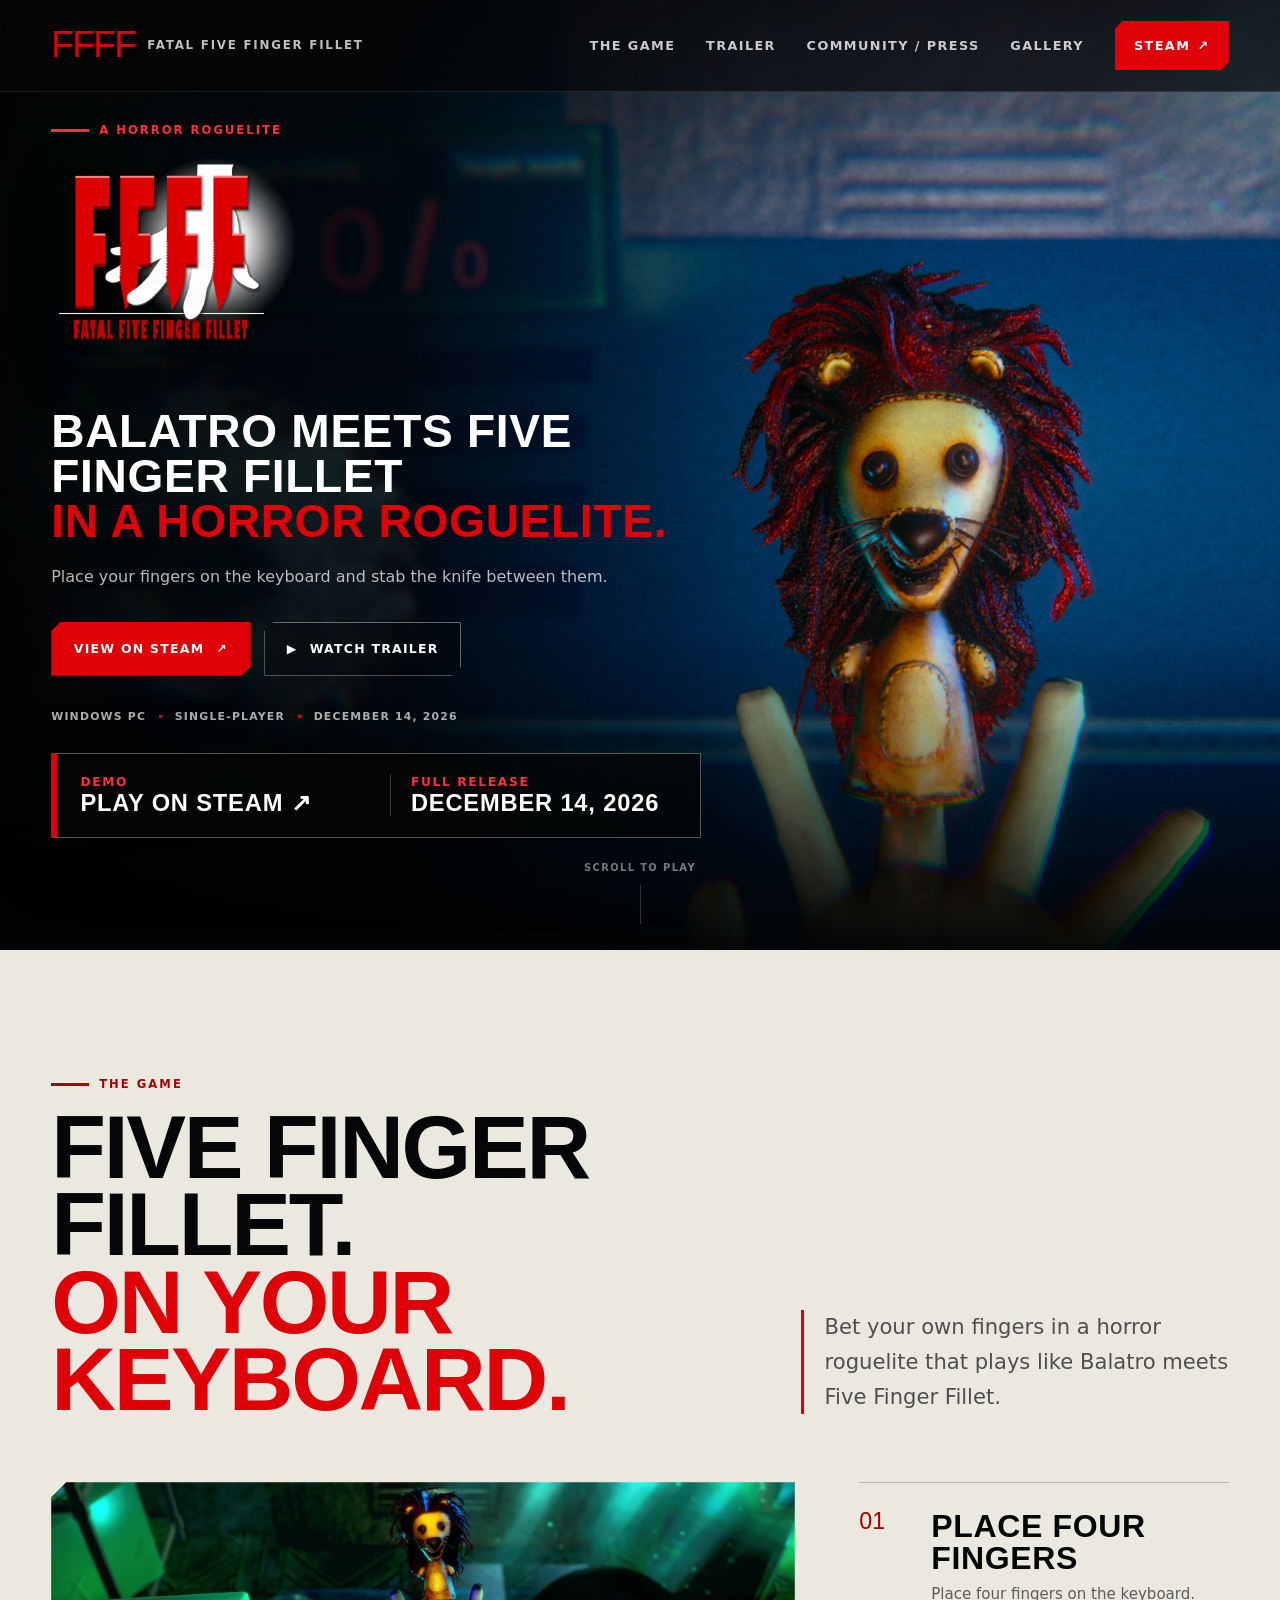
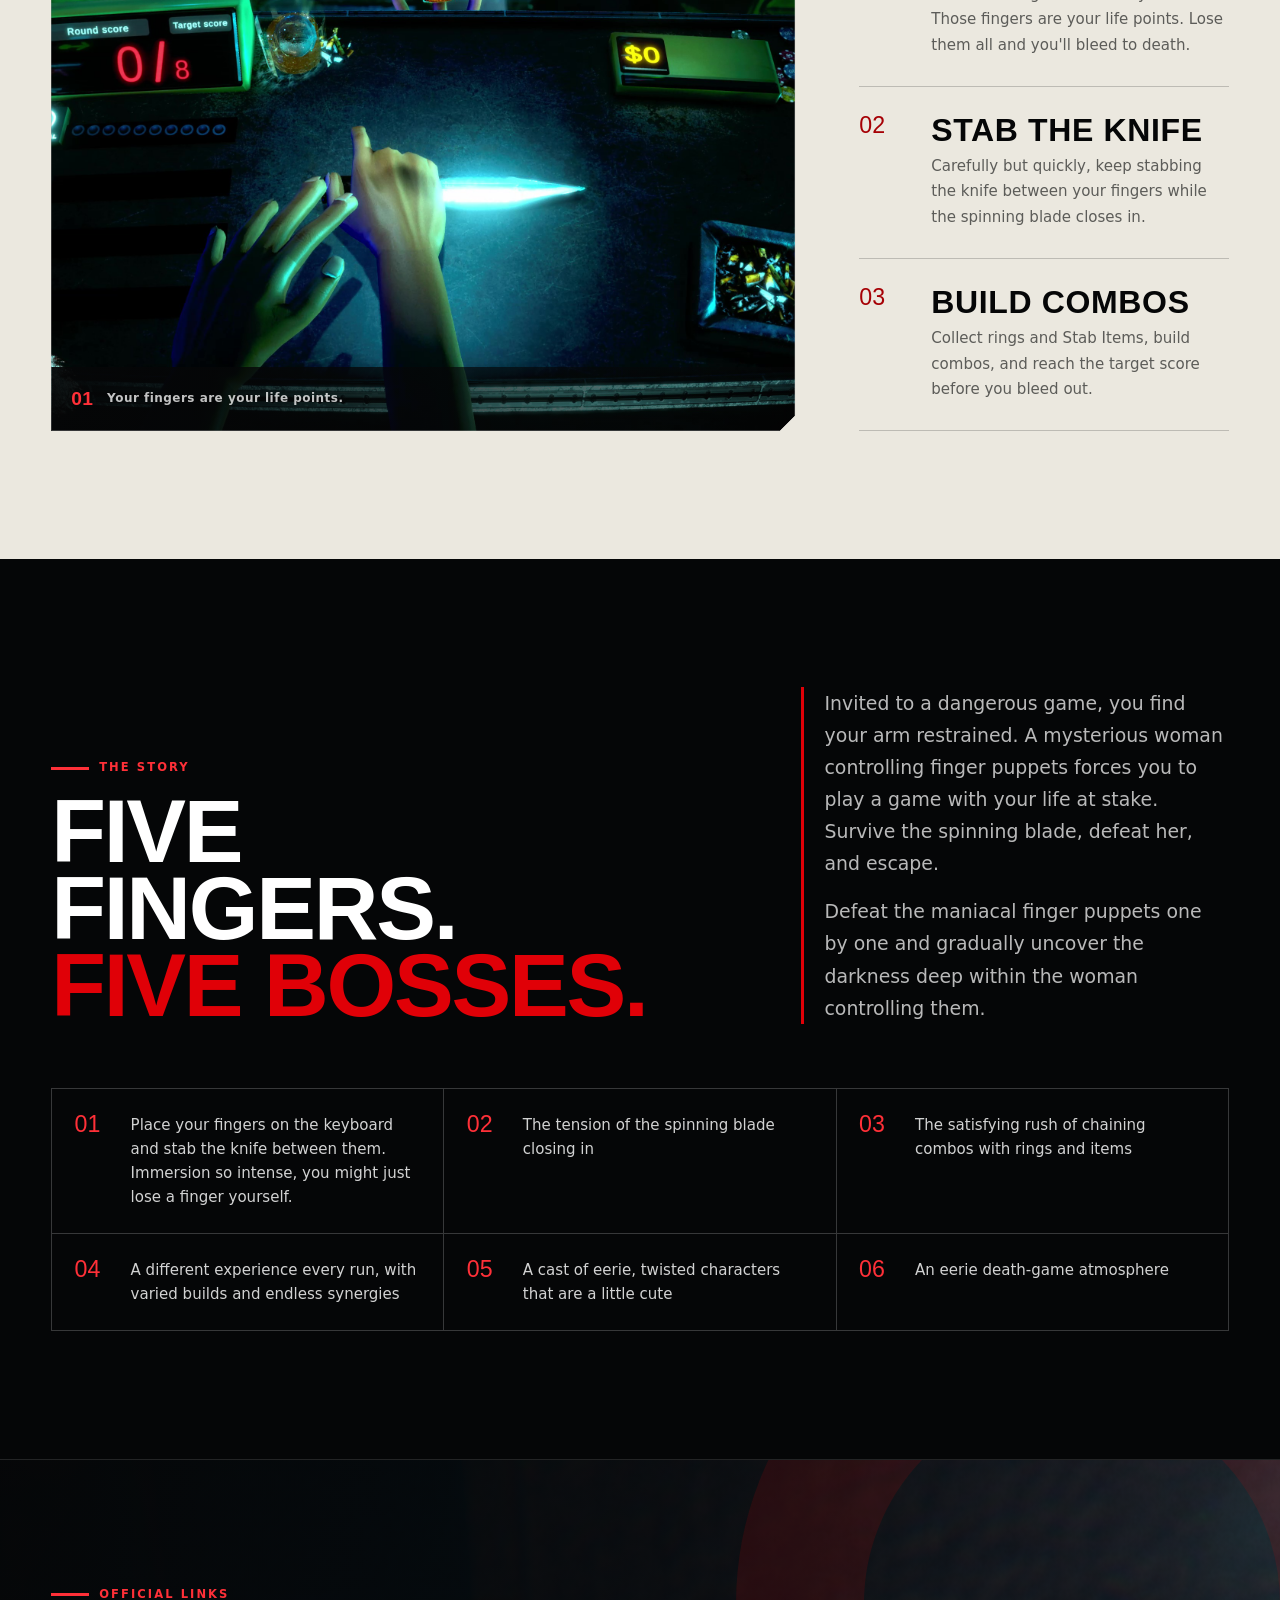
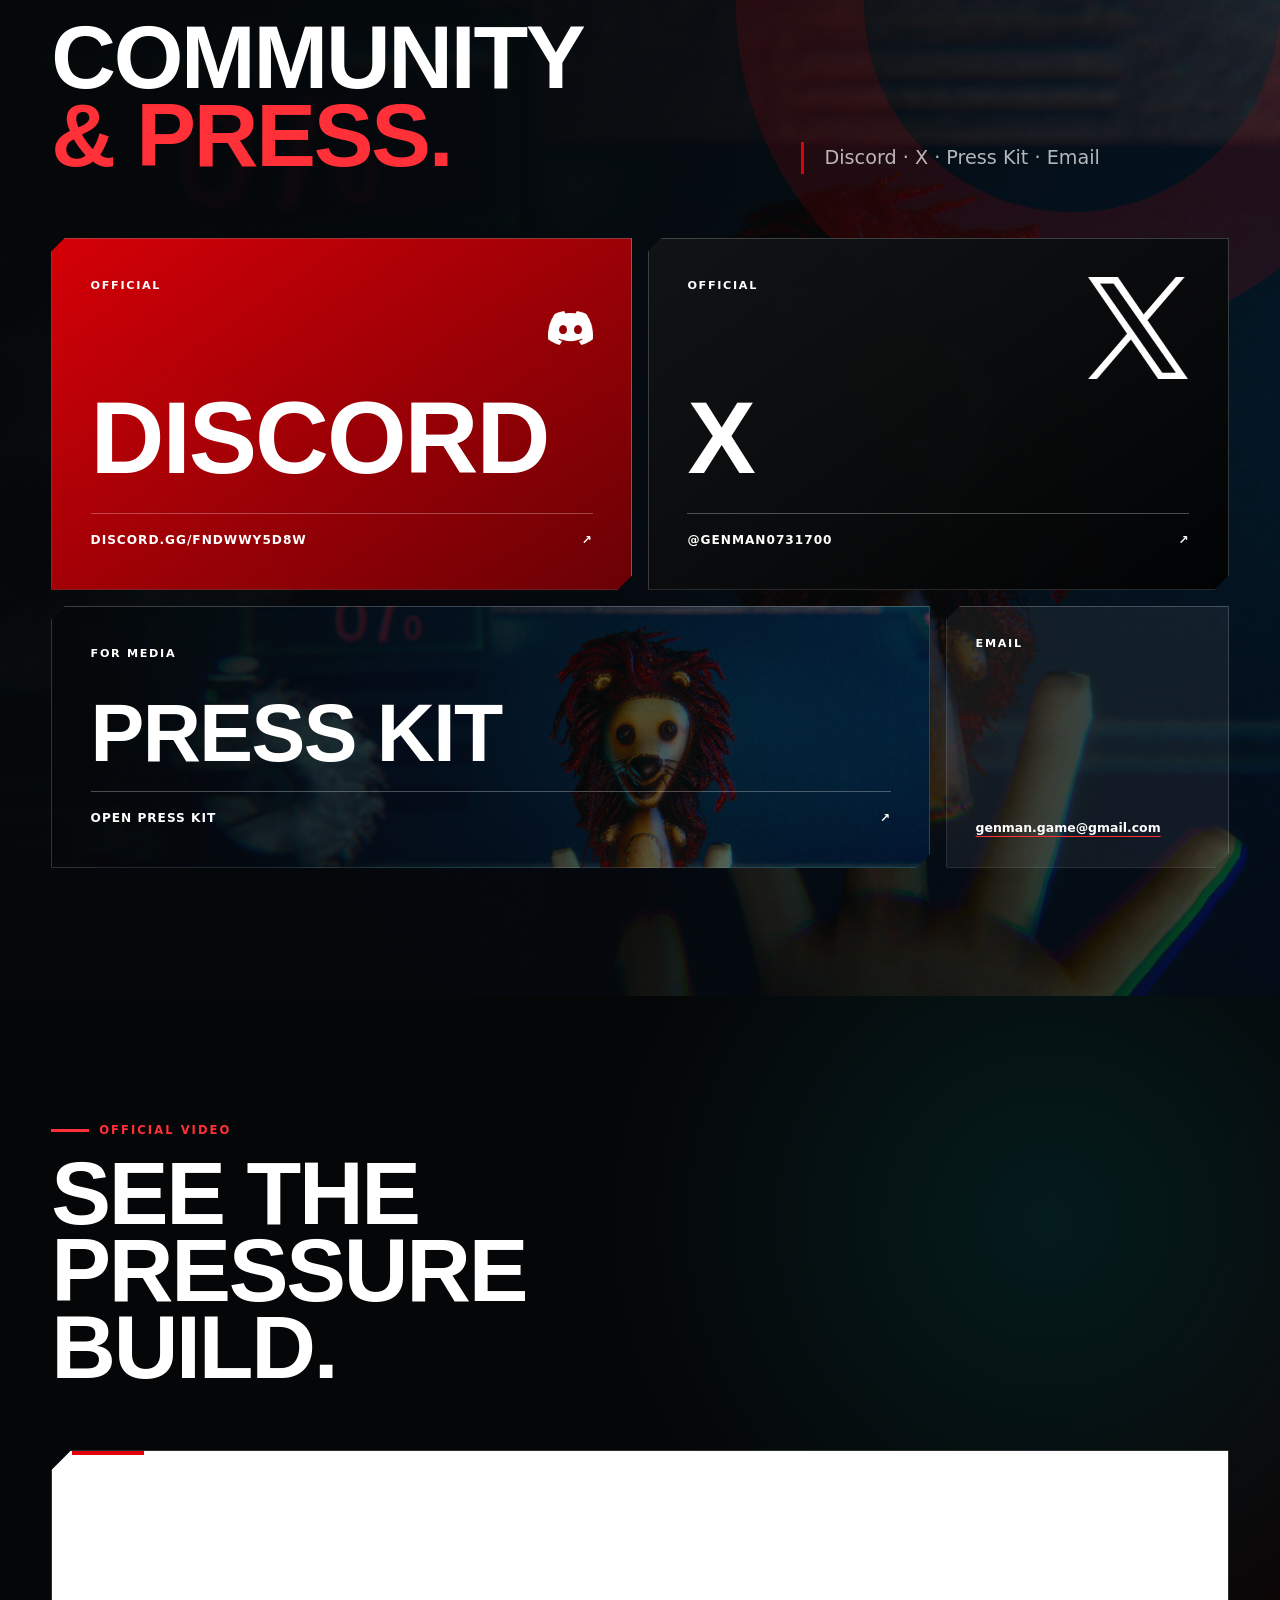
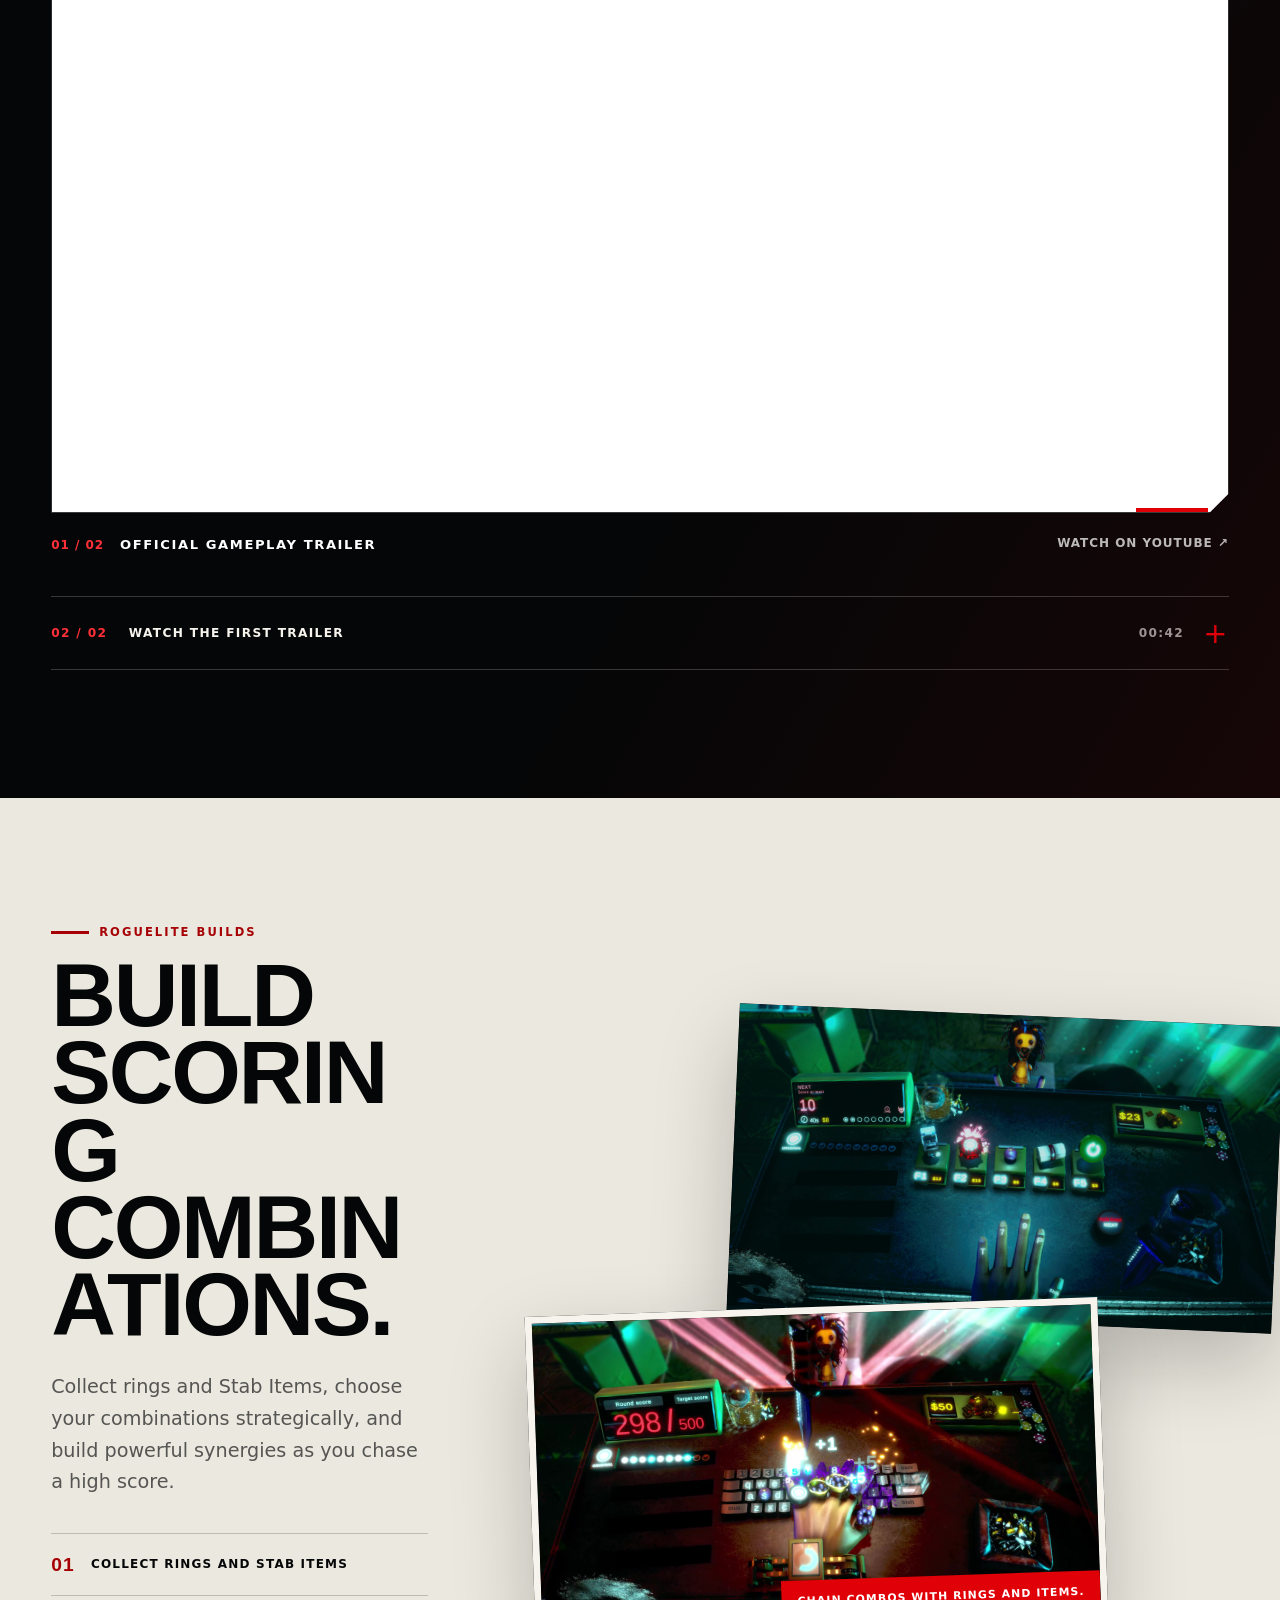
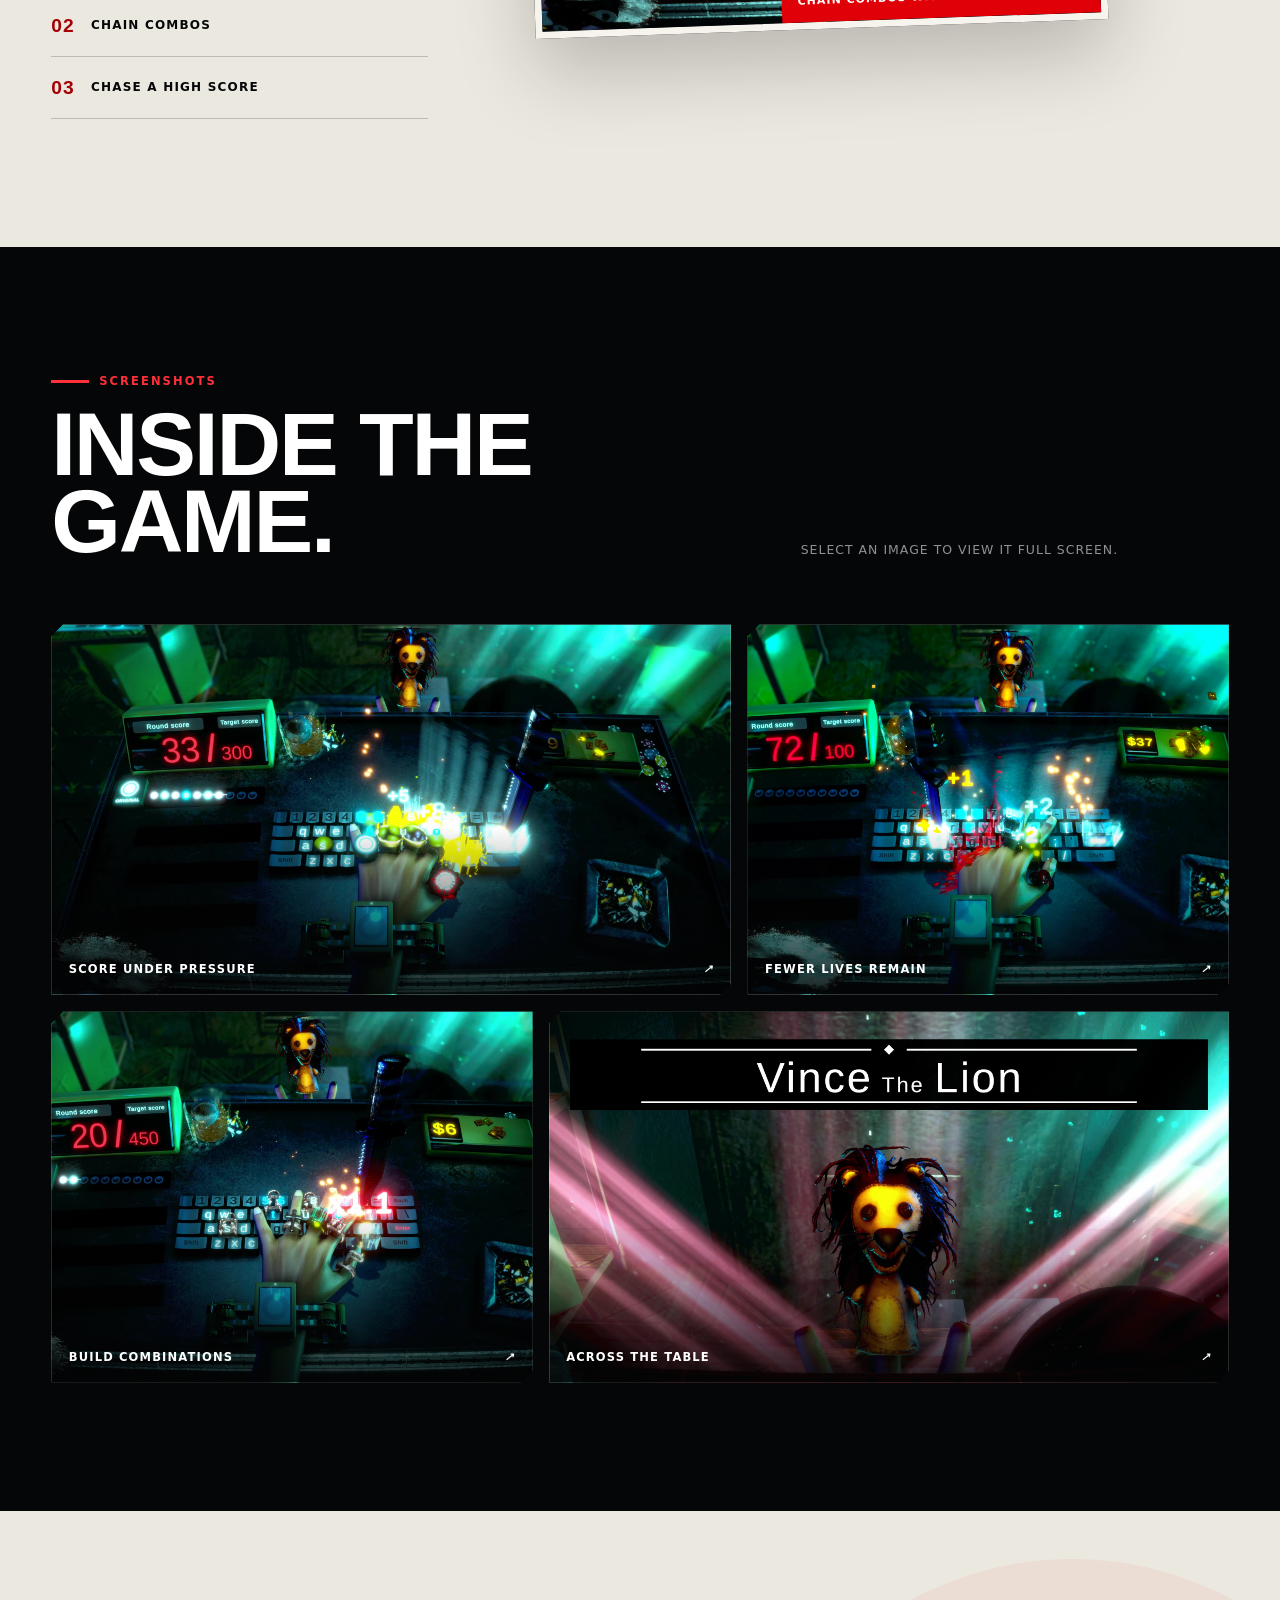
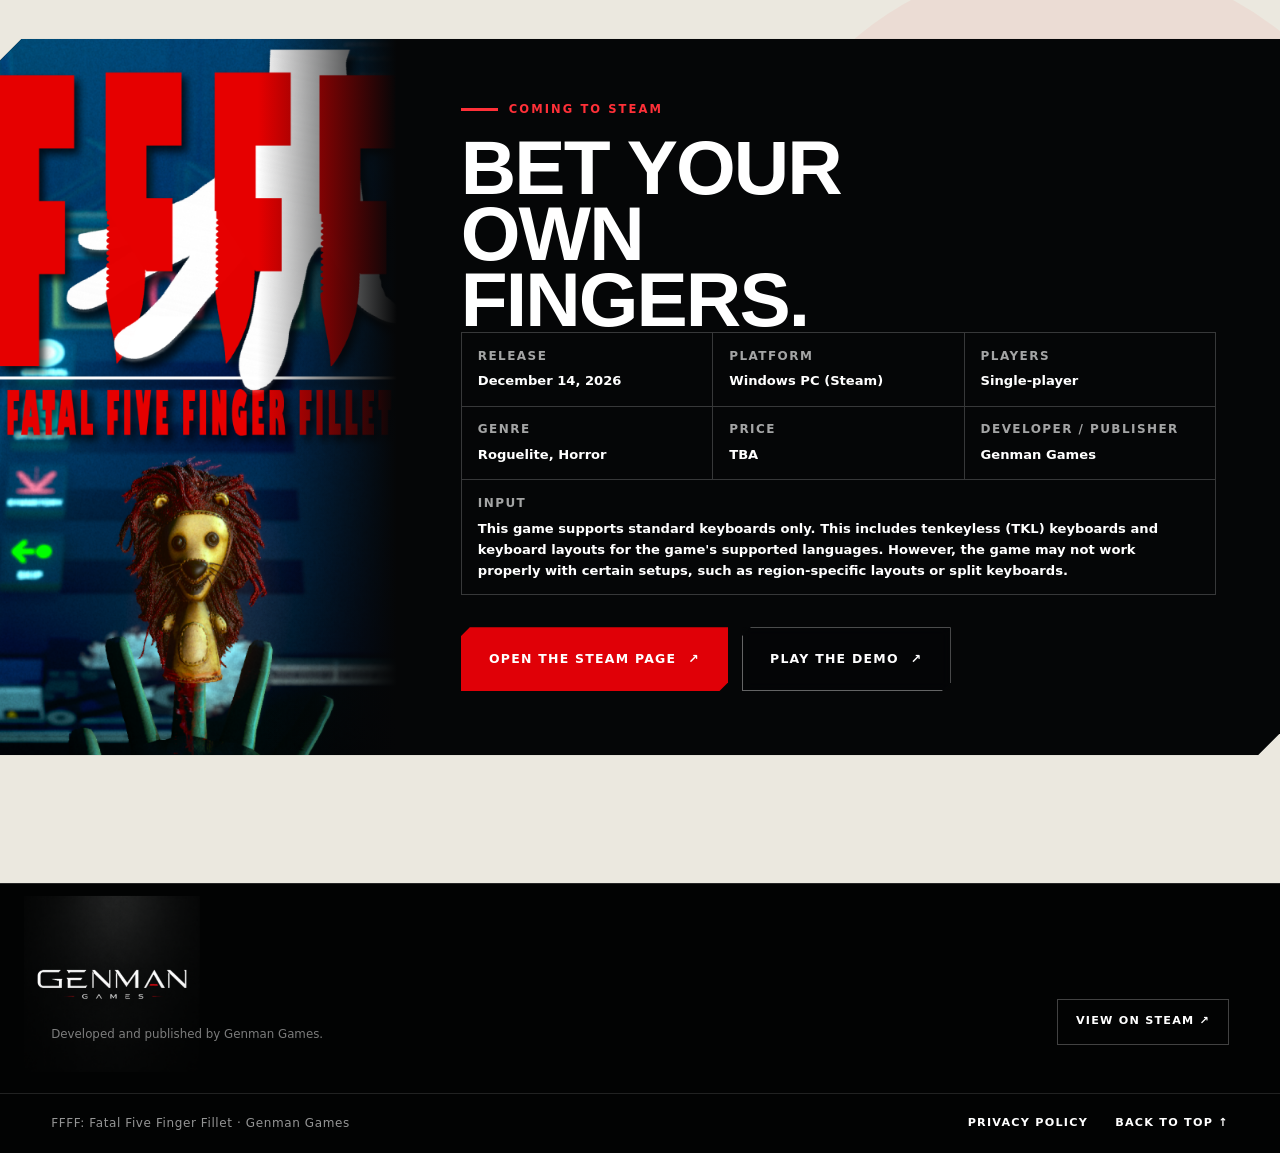
<file: docs/index.html>
<!doctype html>
<html lang="en" class="no-js">
  <head>
    <meta charset="utf-8">
    <meta name="viewport" content="width=device-width, initial-scale=1">
    <meta
      name="description"
      content="Bet your own fingers in a horror roguelite that plays like Balatro meets Five Finger Fillet. Full release December 14, 2026 on Windows PC via Steam. Play the demo on Steam."
    >
    <meta name="theme-color" content="#050607">
    <title>FFFF: Fatal Five Finger Fillet — Official Site</title>
    <link rel="icon" type="image/png" href="./Assets/01_Logos/Character_Icon.png">
    <link rel="stylesheet" href="./styles.css">
    <script>
      document.documentElement.classList.replace('no-js', 'js');
    </script>
    <script src="./script.js" defer></script>
  </head>
  <body>
    <a class="skip-link" href="#main-content">Skip to main content</a>

    <header class="site-header" data-site-header>
      <div class="site-header__inner shell">
        <a class="site-brand" href="#top" aria-label="FFFF: Fatal Five Finger Fillet — home">
          <span class="site-brand__mark" aria-hidden="true">FFFF</span>
          <span class="site-brand__name">Fatal Five Finger Fillet</span>
        </a>

        <button
          class="menu-toggle"
          type="button"
          aria-expanded="false"
          aria-controls="site-navigation"
          data-menu-toggle
        >
          <span class="menu-toggle__label">Menu</span>
          <span class="menu-toggle__icon" aria-hidden="true"><i></i><i></i></span>
        </button>

        <nav class="site-nav" id="site-navigation" aria-label="Primary navigation" data-site-nav>
          <a href="#game">The game</a>
          <a href="#trailer">Trailer</a>
          <a href="#community">Community / Press</a>
          <a href="#gallery">Gallery</a>
          <a class="site-nav__steam" href="https://store.steampowered.com/app/2905730" target="_blank" rel="noopener noreferrer">
            Steam <span aria-hidden="true">↗</span><span class="sr-only"> (opens in a new tab)</span>
          </a>
        </nav>
      </div>
    </header>

    <main id="main-content">
      <section class="hero" id="top" aria-labelledby="hero-title">
        <picture class="hero__media" aria-hidden="true">
          <img
            src="./Assets/02_KeyArt/Main.png"
            width="2547"
            height="1433"
            alt=""
            fetchpriority="high"
          >
        </picture>

        <div class="hero__scrim" aria-hidden="true"></div>
        <div class="hero__content shell">
          <div class="hero__copy is-visible" data-reveal>
            <p class="eyebrow"><span></span>A horror roguelite</p>
            <h1 class="sr-only" id="hero-title">FFFF: Fatal Five Finger Fillet</h1>
            <div class="hero__logo-frame" aria-hidden="true">
              <img src="./Assets/01_Logos/FFFF_Logo.png" width="1800" height="1800" alt="">
            </div>
            <p class="hero__tagline"><span>Balatro meets Five Finger Fillet</span><br><strong>in a horror roguelite.</strong></p>
            <p class="hero__summary">
              Place your fingers on the keyboard and stab the knife between them.
            </p>

            <div class="hero__actions">
              <a class="button button--primary" href="https://store.steampowered.com/app/2905730" target="_blank" rel="noopener noreferrer">
                <span>View on Steam</span><span aria-hidden="true">↗</span><span class="sr-only"> (opens in a new tab)</span>
              </a>
              <a class="button button--ghost" href="#trailer"><span aria-hidden="true">▶</span> Watch trailer</a>
            </div>

            <ul class="hero__facts" aria-label="Game summary">
              <li>Windows PC</li>
              <li>Single-player</li>
              <li>December 14, 2026</li>
            </ul>

            <aside class="release-banner" aria-label="Release schedule">
              <a class="release-banner__item" href="https://store.steampowered.com/app/4809430" target="_blank" rel="noopener noreferrer">
                <span class="release-banner__label">Demo</span>
                <strong>Play on Steam <span aria-hidden="true">↗</span></strong>
                <span class="sr-only"> (opens in a new tab)</span>
              </a>
              <div class="release-banner__item release-banner__item--full">
                <span class="release-banner__label">Full release</span>
                <strong>December 14, 2026</strong>
              </div>
            </aside>
          </div>
        </div>

        <a class="hero__scroll" href="#game" aria-label="Continue to game overview">
          <span>Scroll to play</span><i aria-hidden="true"></i>
        </a>
      </section>

      <section class="intro section" id="game" aria-labelledby="game-title">
        <div class="shell">
          <div class="section-heading section-heading--split" data-reveal>
            <div>
              <p class="eyebrow"><span></span>The game</p>
              <h2 id="game-title">Five Finger Fillet.<br><em>On your keyboard.</em></h2>
            </div>
            <p class="section-heading__lead">
              Bet your own fingers in a horror roguelite that plays like Balatro meets Five Finger Fillet.
            </p>
          </div>

          <div class="how-grid">
            <figure class="media-card media-card--large" data-reveal>
              <img
                src="./Assets/03_Screenshots/FFFF_Screenshot_07.jpg"
                width="2560"
                height="1440"
                alt="A first-person game view with two hands on a table and a glowing knife between them at the beginning of a run"
                loading="lazy"
              >
              <figcaption><span>01</span> Your fingers are your life points.</figcaption>
            </figure>

            <ol class="how-list" aria-label="How it plays">
              <li data-reveal>
                <span class="how-list__number">01</span>
                <div>
                  <h3>Place four fingers</h3>
                  <p>Place four fingers on the keyboard. Those fingers are your life points. Lose them all and you'll bleed to death.</p>
                </div>
              </li>
              <li data-reveal>
                <span class="how-list__number">02</span>
                <div>
                  <h3>Stab the knife</h3>
                  <p>Carefully but quickly, keep stabbing the knife between your fingers while the spinning blade closes in.</p>
                </div>
              </li>
              <li data-reveal>
                <span class="how-list__number">03</span>
                <div>
                  <h3>Build combos</h3>
                  <p>Collect rings and Stab Items, build combos, and reach the target score before you bleed out.</p>
                </div>
              </li>
            </ol>
          </div>
        </div>
      </section>

      <section class="story section section--ink" id="story" aria-labelledby="story-title">
        <div class="shell">
          <div class="section-heading section-heading--split" data-reveal>
            <div>
              <p class="eyebrow"><span></span>The story</p>
              <h2 id="story-title">Five fingers.<br><em>Five bosses.</em></h2>
            </div>
            <div class="story__copy">
              <p>Invited to a dangerous game, you find your arm restrained. A mysterious woman controlling finger puppets forces you to play a game with your life at stake. Survive the spinning blade, defeat her, and escape.</p>
              <p>Defeat the maniacal finger puppets one by one and gradually uncover the darkness deep within the woman controlling them.</p>
            </div>
          </div>

          <ul class="feature-list" aria-label="Key features">
            <li data-reveal><span>01</span><p>Place your fingers on the keyboard and stab the knife between them. Immersion so intense, you might just lose a finger yourself.</p></li>
            <li data-reveal><span>02</span><p>The tension of the spinning blade closing in</p></li>
            <li data-reveal><span>03</span><p>The satisfying rush of chaining combos with rings and items</p></li>
            <li data-reveal><span>04</span><p>A different experience every run, with varied builds and endless synergies</p></li>
            <li data-reveal><span>05</span><p>A cast of eerie, twisted characters that are a little cute</p></li>
            <li data-reveal><span>06</span><p>An eerie death-game atmosphere</p></li>
          </ul>
        </div>
      </section>

      <section class="community section section--ink" id="community" aria-labelledby="community-title">
        <div class="community__glow" aria-hidden="true"></div>
        <div class="shell">
          <div class="section-heading section-heading--split" data-reveal>
            <div>
              <p class="eyebrow"><span></span>Official links</p>
              <h2 id="community-title">Community<br><em>&amp; press.</em></h2>
            </div>
            <p class="community__lead">Discord · X · Press Kit · Email</p>
          </div>

          <div class="community-grid">
            <a class="community-card community-card--primary" href="https://discord.gg/FNDWWy5d8W" target="_blank" rel="noopener noreferrer" data-reveal>
              <span class="community-card__label">Official</span>
              <img src="./Assets/Logos/Discord-Symbol-White.png" width="528" height="400" alt="" loading="lazy">
              <strong>Discord</strong>
              <span class="community-card__link">discord.gg/FNDWWy5d8W <b aria-hidden="true">↗</b><span class="sr-only"> (opens in a new tab)</span></span>
            </a>

            <a class="community-card community-card--primary" href="https://x.com/GENMAN0731700" target="_blank" rel="noopener noreferrer" data-reveal>
              <span class="community-card__label">Official</span>
              <img src="./Assets/Logos/X-logo-white.png" width="2400" height="2453" alt="" loading="lazy">
              <strong>X</strong>
              <span class="community-card__link">@GENMAN0731700 <b aria-hidden="true">↗</b><span class="sr-only"> (opens in a new tab)</span></span>
            </a>

            <a class="community-card community-card--press" href="https://drive.google.com/drive/u/0/folders/11Gg4CQXR4QYR6BFq9qX-Zm8r5zES4rhz" target="_blank" rel="noopener noreferrer" data-reveal>
              <span class="community-card__label">For media</span>
              <strong>Press Kit</strong>
              <span class="community-card__link">Open press kit <b aria-hidden="true">↗</b><span class="sr-only"> (opens in a new tab)</span></span>
            </a>

            <address class="community-card community-card--email" data-reveal>
              <span class="community-card__label">Email</span>
              <a href="mailto:genman.game@gmail.com">genman.game@gmail.com</a>
            </address>
          </div>
        </div>
      </section>

      <section class="trailer section section--ink" id="trailer" aria-labelledby="trailer-title">
        <div class="shell">
          <div class="section-heading" data-reveal>
            <p class="eyebrow"><span></span>Official video</p>
            <h2 id="trailer-title">See the pressure build.</h2>
          </div>

          <div class="featured-video" data-reveal>
            <div class="featured-video__frame">
              <iframe
                src="https://www.youtube-nocookie.com/embed/2_ezYbLEKUg?rel=0"
                title="Official FFFF: Fatal Five Finger Fillet gameplay trailer"
                loading="lazy"
                referrerpolicy="strict-origin-when-cross-origin"
                allow="accelerometer; autoplay; clipboard-write; encrypted-media; gyroscope; picture-in-picture; web-share"
                allowfullscreen
              ></iframe>
            </div>
            <div class="featured-video__meta">
              <div>
                <span class="featured-video__index">01 / 02</span>
                <h3>Official gameplay trailer</h3>
              </div>
              <a class="featured-video__permalink" href="https://youtu.be/2_ezYbLEKUg" target="_blank" rel="noopener noreferrer">
                Watch on YouTube <span aria-hidden="true">↗</span><span class="sr-only"> (opens in a new tab)</span>
              </a>
            </div>
          </div>

          <details class="secondary-trailer" data-reveal>
            <summary>
              <span><b>02 / 02</b> Watch the first trailer</span>
              <span class="secondary-trailer__duration">00:42</span>
            </summary>
            <div class="secondary-trailer__video">
              <video
                controls
                playsinline
                preload="none"
                poster="./Assets/02_KeyArt/MainCupsul.png"
                aria-label="First FFFF gameplay trailer"
              >
                <source src="./Assets/05_Video/FFFFFirstTrailer%20.mp4" type="video/mp4">
                Your browser does not support the video element.
              </video>
            </div>
          </details>
        </div>
      </section>

      <section class="builds section" aria-labelledby="builds-title">
        <div class="shell builds__grid">
          <div class="builds__copy" data-reveal>
            <p class="eyebrow"><span></span>Roguelite builds</p>
            <h2 id="builds-title">Build scoring combinations.</h2>
            <p class="builds__lead">
              Collect rings and Stab Items, choose your combinations strategically, and build powerful synergies as you chase a high score.
            </p>
            <ul class="signal-list">
              <li><span>01</span>Collect rings and Stab Items</li>
              <li><span>02</span>Chain combos</li>
              <li><span>03</span>Chase a high score</li>
            </ul>
          </div>

          <div class="builds__visual" data-reveal>
            <figure class="builds__image builds__image--back">
              <img
                src="./Assets/03_Screenshots/FFFF_Screenshot_02.jpg"
                width="2560"
                height="1440"
                alt="A selection screen with five priced items and control keys shown on the in-game fingers"
                loading="lazy"
              >
            </figure>
            <figure class="builds__image builds__image--front">
              <img
                src="./Assets/03_Screenshots/FFFF_Screenshot_03.jpg"
                width="2560"
                height="1440"
                alt="A ring-covered hand scoring points as the knife moves between its fingers"
                loading="lazy"
              >
              <figcaption>Chain combos with rings and items.</figcaption>
            </figure>
          </div>
        </div>
      </section>

      <section class="gallery section section--ink" id="gallery" aria-labelledby="gallery-title">
        <div class="shell">
          <div class="section-heading section-heading--split" data-reveal>
            <div>
              <p class="eyebrow"><span></span>Screenshots</p>
              <h2 id="gallery-title">Inside the game.</h2>
            </div>
            <p class="section-heading__aside">Select an image to view it full screen.</p>
          </div>

          <div class="gallery__grid" data-gallery>
            <button
              class="gallery__item gallery__item--wide"
              type="button"
              data-full="./Assets/03_Screenshots/FFFF_Screenshot_01.jpg"
              data-caption="The knife moves between the fingers while scoring effects fill the table."
              aria-label="Open screenshot: scoring during a Five Finger Fillet round"
              data-reveal
            >
              <img src="./Assets/03_Screenshots/FFFF_Screenshot_01.jpg" width="2560" height="1440" alt="Scoring effects appear as the knife moves between the in-game fingers" loading="lazy">
              <span>Score under pressure <i aria-hidden="true">↗</i></span>
            </button>
            <button
              class="gallery__item"
              type="button"
              data-full="./Assets/03_Screenshots/FFFF_Screenshot_05.jpg"
              data-caption="A mistake costs a finger, but the run continues."
              aria-label="Open screenshot: continuing a run after losing a finger"
              data-reveal
            >
              <img src="./Assets/03_Screenshots/FFFF_Screenshot_05.jpg" width="2560" height="1440" alt="A damaged in-game hand continues scoring beside the knife" loading="lazy">
              <span>Fewer lives remain <i aria-hidden="true">↗</i></span>
            </button>
            <button
              class="gallery__item"
              type="button"
              data-full="./Assets/03_Screenshots/FFFF_Screenshot_08.jpg"
              data-caption="Rings and items alter the scoring possibilities of a run."
              aria-label="Open screenshot: a hand equipped with multiple rings and items"
              data-reveal
            >
              <img src="./Assets/03_Screenshots/FFFF_Screenshot_08.jpg" width="2560" height="1440" alt="A hand wearing many rings scores while the knife moves between its fingers" loading="lazy">
              <span>Build combinations <i aria-hidden="true">↗</i></span>
            </button>
            <button
              class="gallery__item gallery__item--wide"
              type="button"
              data-full="./Assets/03_Screenshots/FFFF_Screenshot_06.jpg"
              data-caption="A lion finger puppet waits across the table."
              aria-label="Open screenshot: a lion finger puppet under spotlights"
              data-reveal
            >
              <img src="./Assets/03_Screenshots/FFFF_Screenshot_06.jpg" width="2560" height="1440" alt="A button-eyed lion finger puppet stands beneath crossing spotlights" loading="lazy">
              <span>Across the table <i aria-hidden="true">↗</i></span>
            </button>
          </div>
        </div>
      </section>

      <section class="steam section" id="steam" aria-labelledby="steam-title">
        <div class="shell steam__panel" data-reveal>
          <div class="steam__art">
              <img
                src="./Assets/02_KeyArt/LibraryCupsul.png"
              width="600"
              height="900"
              alt="FFFF key art with the official logo above a button-eyed lion finger puppet"
              loading="lazy"
              >
          </div>

          <div class="steam__content">
            <p class="eyebrow"><span></span>Coming to Steam</p>
            <h2 id="steam-title">Bet your own fingers.</h2>

            <dl class="factsheet">
              <div><dt>Release</dt><dd>December 14, 2026</dd></div>
              <div><dt>Platform</dt><dd>Windows PC (Steam)</dd></div>
              <div><dt>Players</dt><dd>Single-player</dd></div>
              <div><dt>Genre</dt><dd>Roguelite, Horror</dd></div>
              <div><dt>Price</dt><dd>TBA</dd></div>
              <div><dt>Developer / Publisher</dt><dd>Genman Games</dd></div>
              <div class="factsheet__wide"><dt>Input</dt><dd>This game supports standard keyboards only. This includes tenkeyless (TKL) keyboards and keyboard layouts for the game's supported languages. However, the game may not work properly with certain setups, such as region-specific layouts or split keyboards.</dd></div>
            </dl>

            <div class="steam__actions">
              <a class="button button--primary button--large" href="https://store.steampowered.com/app/2905730" target="_blank" rel="noopener noreferrer">
                <span>Open the Steam page</span><span aria-hidden="true">↗</span><span class="sr-only"> (opens in a new tab)</span>
              </a>
              <a class="button button--ghost button--large" href="https://store.steampowered.com/app/4809430" target="_blank" rel="noopener noreferrer">
                <span>Play the demo</span><span aria-hidden="true">↗</span><span class="sr-only"> (opens in a new tab)</span>
              </a>
            </div>
          </div>
        </div>
      </section>
    </main>

    <footer class="site-footer">
      <div class="shell site-footer__top">
        <div class="site-footer__brand">
          <img src="./Assets/01_Logos/GenmanGames_Logo.png" width="1254" height="1254" alt="Genman Games" loading="lazy">
          <p>Developed and published by Genman Games.</p>
        </div>
        <a class="site-footer__steam" href="https://store.steampowered.com/app/2905730" target="_blank" rel="noopener noreferrer">View on Steam <span aria-hidden="true">↗</span><span class="sr-only"> (opens in a new tab)</span></a>
      </div>
      <div class="shell site-footer__bottom">
        <p>FFFF: Fatal Five Finger Fillet · Genman Games</p>
        <nav class="site-footer__legal" aria-label="Legal and utility links">
          <a href="./privacy-policy.html">Privacy Policy</a>
          <a href="#top">Back to top <span aria-hidden="true">↑</span></a>
        </nav>
      </div>
    </footer>

    <dialog class="lightbox" data-lightbox aria-labelledby="lightbox-caption">
      <button class="lightbox__close" type="button" aria-label="Close image viewer" data-lightbox-close>Close <span aria-hidden="true">×</span></button>
      <button class="lightbox__nav lightbox__nav--previous" type="button" aria-label="Previous screenshot" data-lightbox-previous><span aria-hidden="true">←</span></button>
      <figure>
        <img src="./Assets/03_Screenshots/FFFF_Screenshot_01.jpg" alt="" width="2560" height="1440" data-lightbox-image>
        <figcaption id="lightbox-caption" aria-live="polite" data-lightbox-caption></figcaption>
      </figure>
      <button class="lightbox__nav lightbox__nav--next" type="button" aria-label="Next screenshot" data-lightbox-next><span aria-hidden="true">→</span></button>
    </dialog>
  </body>
</html>
</file>
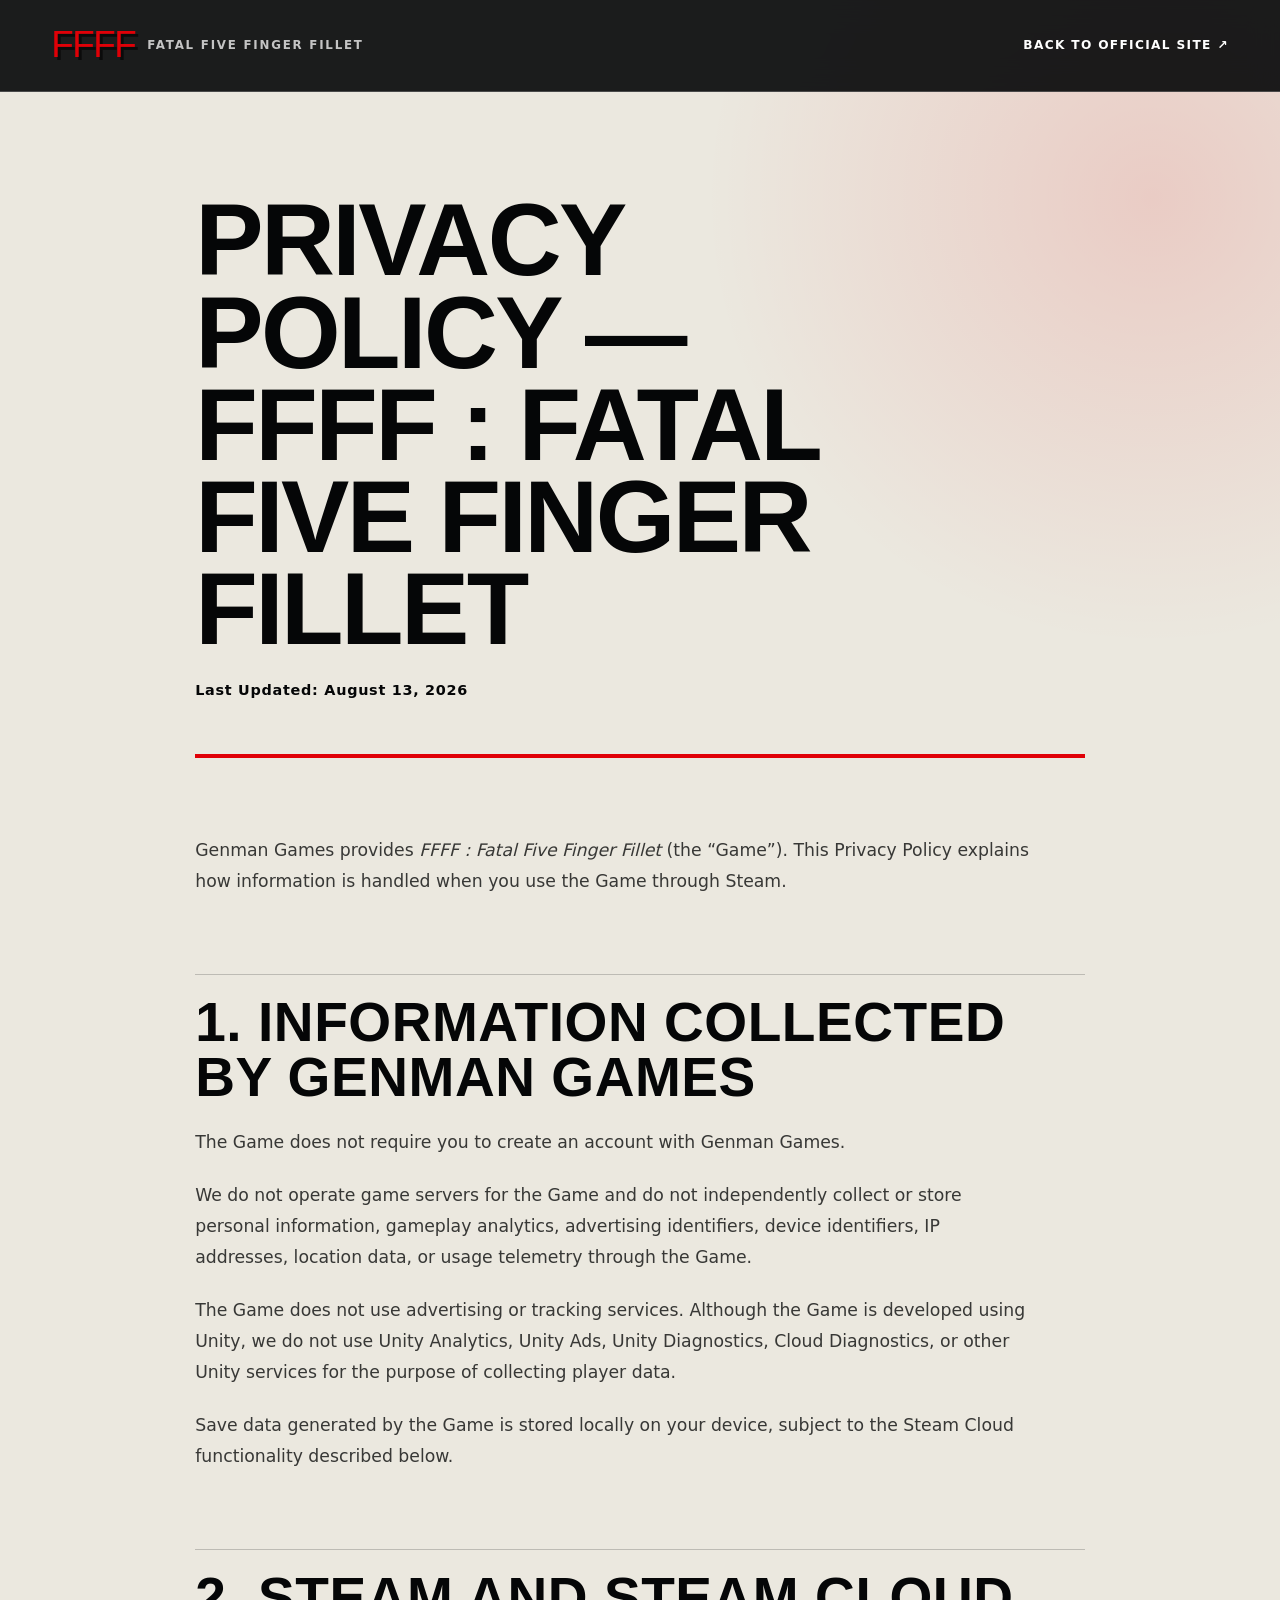
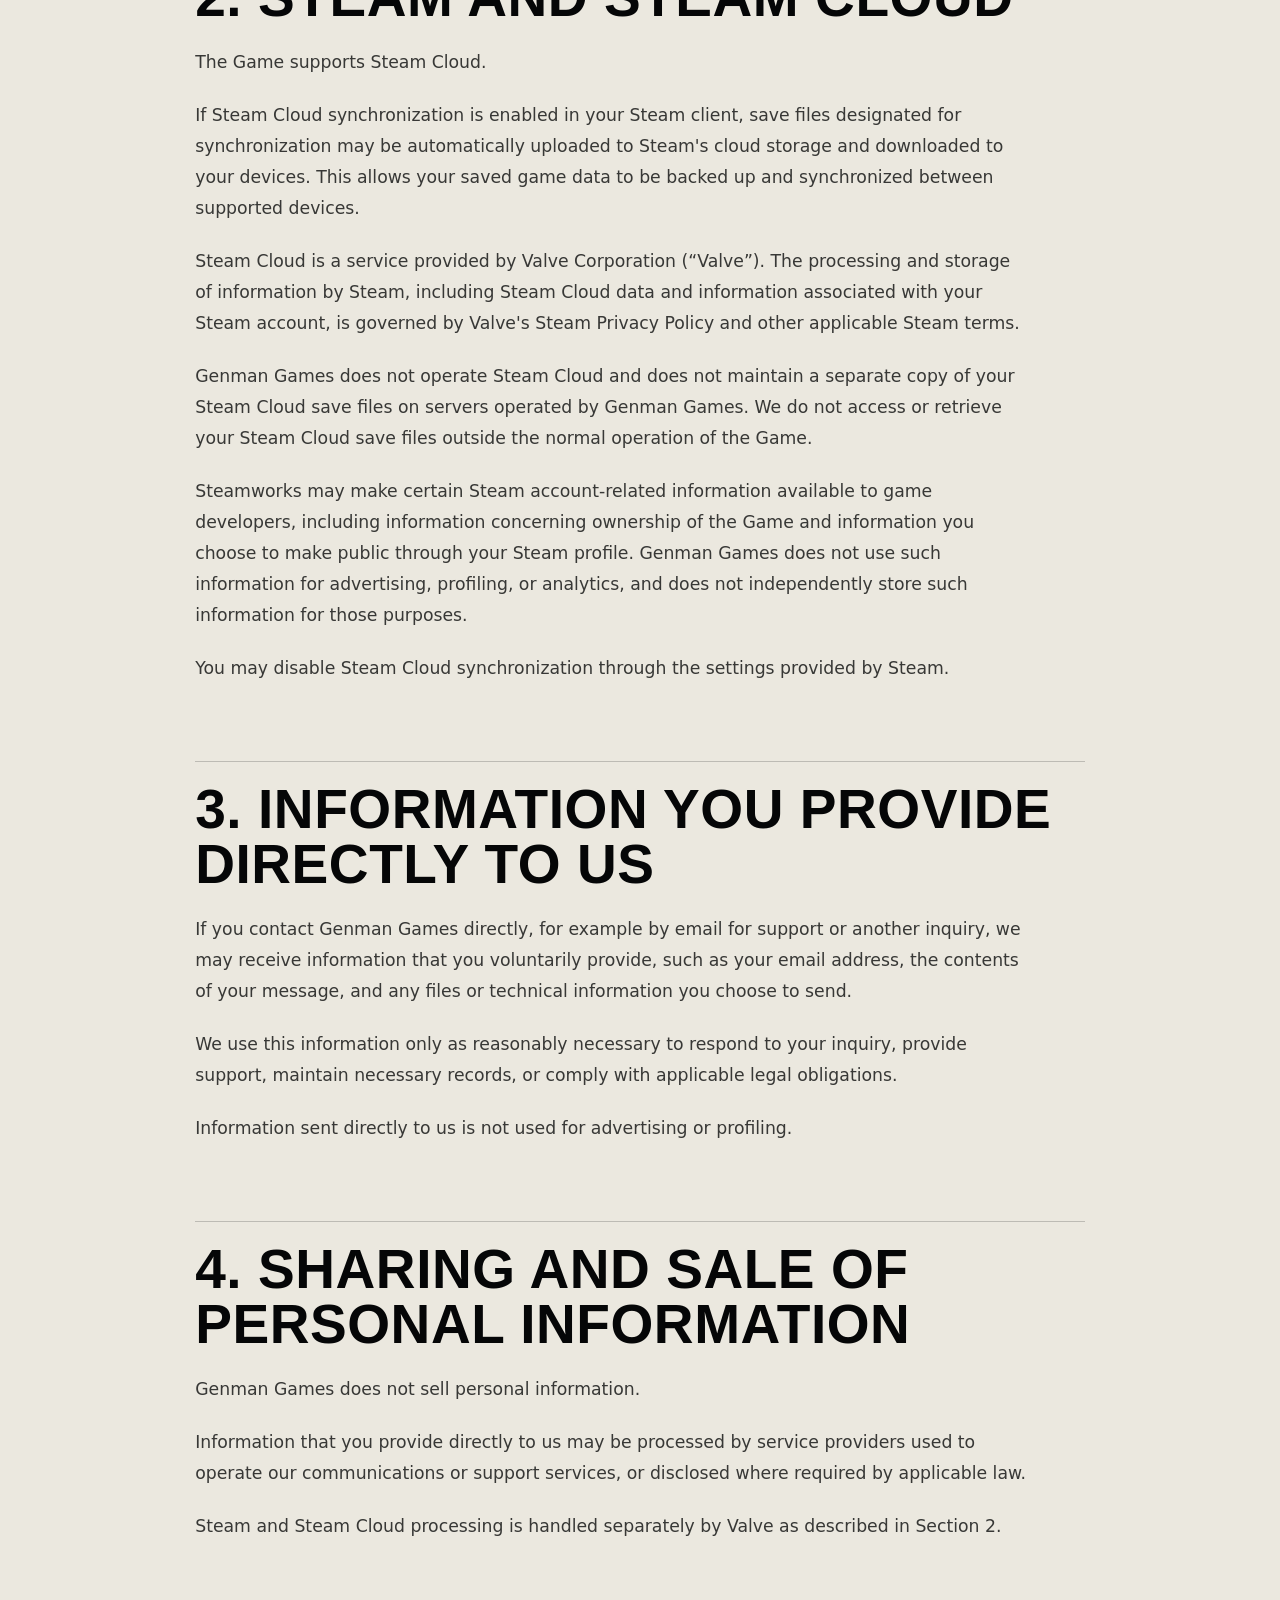
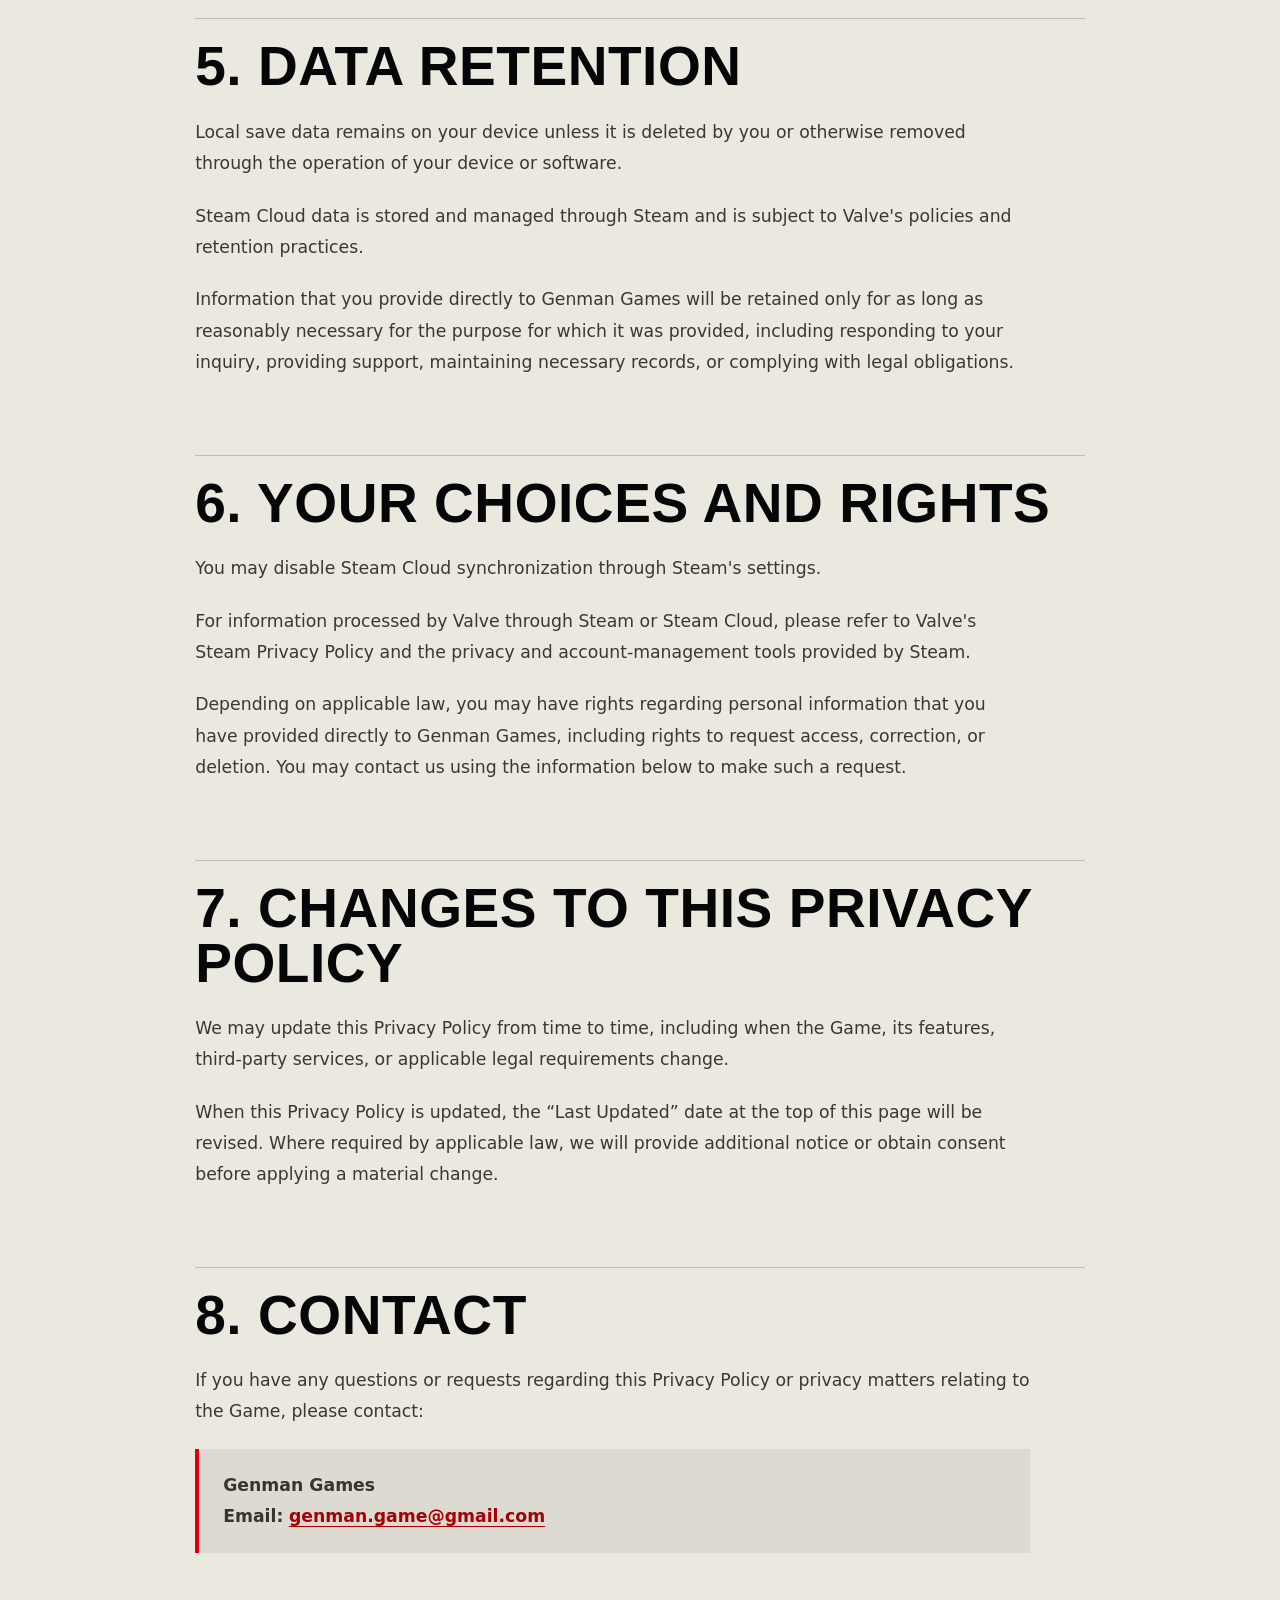
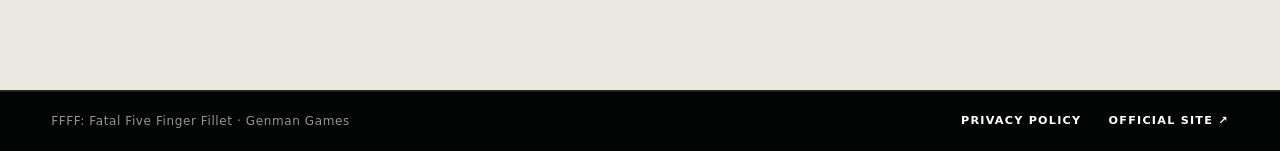
<file: docs/privacy-policy.html>
<!doctype html>
<html lang="en">
  <head>
    <meta charset="utf-8">
    <meta name="viewport" content="width=device-width, initial-scale=1">
    <meta name="description" content="Privacy Policy for FFFF : Fatal Five Finger Fillet.">
    <meta name="theme-color" content="#050607">
    <title>Privacy Policy — FFFF : Fatal Five Finger Fillet</title>
    <link rel="icon" type="image/png" href="./Assets/01_Logos/Character_Icon.png">
    <link rel="stylesheet" href="./styles.css">
  </head>
  <body class="policy-page">
    <a class="skip-link" href="#privacy-content">Skip to privacy policy</a>

    <header class="site-header is-scrolled">
      <div class="site-header__inner shell">
        <a class="site-brand" href="./index.html" aria-label="FFFF: Fatal Five Finger Fillet — home">
          <span class="site-brand__mark" aria-hidden="true">FFFF</span>
          <span class="site-brand__name">Fatal Five Finger Fillet</span>
        </a>
        <a class="policy-home-link" href="./index.html">Back to official site <span aria-hidden="true">↗</span></a>
      </div>
    </header>

    <main class="privacy-main" id="privacy-content">
      <article class="privacy-policy shell" aria-labelledby="privacy-title">
        <header class="privacy-policy__header">
          <h1 id="privacy-title">Privacy Policy — FFFF : Fatal Five Finger Fillet</h1>
          <p><strong>Last Updated: August 13, 2026</strong></p>
        </header>

        <p>Genman Games provides <em>FFFF : Fatal Five Finger Fillet</em> (the “Game”). This Privacy Policy explains how information is handled when you use the Game through Steam.</p>

        <h2>1. Information Collected by Genman Games</h2>

        <p>The Game does not require you to create an account with Genman Games.</p>

        <p>We do not operate game servers for the Game and do not independently collect or store personal information, gameplay analytics, advertising identifiers, device identifiers, IP addresses, location data, or usage telemetry through the Game.</p>

        <p>The Game does not use advertising or tracking services. Although the Game is developed using Unity, we do not use Unity Analytics, Unity Ads, Unity Diagnostics, Cloud Diagnostics, or other Unity services for the purpose of collecting player data.</p>

        <p>Save data generated by the Game is stored locally on your device, subject to the Steam Cloud functionality described below.</p>

        <h2>2. Steam and Steam Cloud</h2>

        <p>The Game supports Steam Cloud.</p>

        <p>If Steam Cloud synchronization is enabled in your Steam client, save files designated for synchronization may be automatically uploaded to Steam's cloud storage and downloaded to your devices. This allows your saved game data to be backed up and synchronized between supported devices.</p>

        <p>Steam Cloud is a service provided by Valve Corporation (“Valve”). The processing and storage of information by Steam, including Steam Cloud data and information associated with your Steam account, is governed by Valve's Steam Privacy Policy and other applicable Steam terms.</p>

        <p>Genman Games does not operate Steam Cloud and does not maintain a separate copy of your Steam Cloud save files on servers operated by Genman Games. We do not access or retrieve your Steam Cloud save files outside the normal operation of the Game.</p>

        <p>Steamworks may make certain Steam account-related information available to game developers, including information concerning ownership of the Game and information you choose to make public through your Steam profile. Genman Games does not use such information for advertising, profiling, or analytics, and does not independently store such information for those purposes.</p>

        <p>You may disable Steam Cloud synchronization through the settings provided by Steam.</p>

        <h2>3. Information You Provide Directly to Us</h2>

        <p>If you contact Genman Games directly, for example by email for support or another inquiry, we may receive information that you voluntarily provide, such as your email address, the contents of your message, and any files or technical information you choose to send.</p>

        <p>We use this information only as reasonably necessary to respond to your inquiry, provide support, maintain necessary records, or comply with applicable legal obligations.</p>

        <p>Information sent directly to us is not used for advertising or profiling.</p>

        <h2>4. Sharing and Sale of Personal Information</h2>

        <p>Genman Games does not sell personal information.</p>

        <p>Information that you provide directly to us may be processed by service providers used to operate our communications or support services, or disclosed where required by applicable law.</p>

        <p>Steam and Steam Cloud processing is handled separately by Valve as described in Section 2.</p>

        <h2>5. Data Retention</h2>

        <p>Local save data remains on your device unless it is deleted by you or otherwise removed through the operation of your device or software.</p>

        <p>Steam Cloud data is stored and managed through Steam and is subject to Valve's policies and retention practices.</p>

        <p>Information that you provide directly to Genman Games will be retained only for as long as reasonably necessary for the purpose for which it was provided, including responding to your inquiry, providing support, maintaining necessary records, or complying with legal obligations.</p>

        <h2>6. Your Choices and Rights</h2>

        <p>You may disable Steam Cloud synchronization through Steam's settings.</p>

        <p>For information processed by Valve through Steam or Steam Cloud, please refer to Valve's Steam Privacy Policy and the privacy and account-management tools provided by Steam.</p>

        <p>Depending on applicable law, you may have rights regarding personal information that you have provided directly to Genman Games, including rights to request access, correction, or deletion. You may contact us using the information below to make such a request.</p>

        <h2>7. Changes to This Privacy Policy</h2>

        <p>We may update this Privacy Policy from time to time, including when the Game, its features, third-party services, or applicable legal requirements change.</p>

        <p>When this Privacy Policy is updated, the “Last Updated” date at the top of this page will be revised. Where required by applicable law, we will provide additional notice or obtain consent before applying a material change.</p>

        <h2>8. Contact</h2>

        <p>If you have any questions or requests regarding this Privacy Policy or privacy matters relating to the Game, please contact:</p>

        <address class="privacy-policy__contact"><strong>Genman Games</strong><br><strong>Email:</strong> <a href="mailto:genman.game@gmail.com">genman.game@gmail.com</a></address>
      </article>
    </main>

    <footer class="site-footer">
      <div class="shell site-footer__bottom">
        <p>FFFF: Fatal Five Finger Fillet · Genman Games</p>
        <nav class="site-footer__legal" aria-label="Legal and utility links">
          <a href="./privacy-policy.html" aria-current="page">Privacy Policy</a>
          <a href="./index.html">Official site <span aria-hidden="true">↗</span></a>
        </nav>
      </div>
    </footer>
  </body>
</html>
</file>
<file: docs/styles.css>
:root {
  --ink: #050607;
  --ink-soft: #0c1012;
  --paper: #ebe8df;
  --paper-bright: #f7f4ed;
  --red: #e00007;
  --red-bright: #ff3038;
  --red-dark: #a60005;
  --cyan: #72f5f3;
  --line-dark: rgba(5, 6, 7, 0.2);
  --line-light: rgba(255, 255, 255, 0.2);
  --header-height: 92px;
  --shell: 1280px;
  --gutter: clamp(1rem, 4vw, 3.5rem);
  --display: Impact, Haettenschweiler, "Arial Narrow Bold", "Arial Narrow", sans-serif;
  --body: Inter, ui-sans-serif, system-ui, -apple-system, BlinkMacSystemFont, "Segoe UI", sans-serif;
}

*,
*::before,
*::after {
  box-sizing: border-box;
}

html {
  color-scheme: dark;
  scroll-behavior: smooth;
  scroll-padding-top: calc(var(--header-height) + 1rem);
}

body {
  margin: 0;
  overflow-x: clip;
  background: var(--ink);
  color: var(--paper-bright);
  font-family: var(--body);
  font-size: 1rem;
  line-height: 1.65;
  text-rendering: optimizeLegibility;
}

body.menu-open,
body.lightbox-open {
  overflow: hidden;
}

img,
video {
  display: block;
  max-width: 100%;
}

a {
  color: inherit;
}

button,
summary {
  font: inherit;
}

button {
  color: inherit;
}

button,
a,
summary {
  -webkit-tap-highlight-color: transparent;
}

:focus-visible {
  outline: 3px solid var(--cyan);
  outline-offset: 4px;
}

.button:focus-visible,
.site-nav__steam:focus-visible,
.gallery__item:focus-visible {
  outline: 0;
  box-shadow: inset 0 0 0 3px var(--cyan), 0 0 0 3px var(--ink);
}

::selection {
  background: var(--red);
  color: #fff;
}

.shell {
  width: min(100%, calc(var(--shell) + (var(--gutter) * 2)));
  margin-inline: auto;
  padding-inline: var(--gutter);
}

.sr-only {
  position: absolute !important;
  width: 1px !important;
  height: 1px !important;
  padding: 0 !important;
  margin: -1px !important;
  overflow: hidden !important;
  clip: rect(0, 0, 0, 0) !important;
  white-space: nowrap !important;
  border: 0 !important;
}

.skip-link {
  position: fixed;
  z-index: 1000;
  top: 0.75rem;
  left: 0.75rem;
  padding: 0.75rem 1rem;
  background: var(--paper-bright);
  color: var(--ink);
  font-weight: 800;
  transform: translateY(-150%);
  transition: transform 180ms ease;
}

.skip-link:focus {
  transform: translateY(0);
}

.site-header {
  position: fixed;
  z-index: 100;
  top: 0;
  right: 0;
  left: 0;
  height: var(--header-height);
  border-bottom: 1px solid rgba(255, 255, 255, 0.1);
  background: rgba(5, 6, 7, 0.66);
  backdrop-filter: blur(8px);
  transition: background-color 220ms ease, border-color 220ms ease, backdrop-filter 220ms ease;
}

.site-header.is-scrolled,
.site-header.menu-active {
  border-color: var(--line-light);
  background: rgba(5, 6, 7, 0.9);
  backdrop-filter: blur(14px);
}

.site-header__inner {
  display: flex;
  align-items: center;
  justify-content: space-between;
  height: 100%;
}

.site-brand {
  display: inline-flex;
  align-items: center;
  gap: 0.75rem;
  min-width: 0;
  color: #fff;
  text-decoration: none;
}

.site-brand__mark {
  color: var(--red);
  font-family: var(--display);
  font-size: 2.3rem;
  line-height: 1;
  letter-spacing: -0.04em;
  text-shadow: 0.08em 0.08em 0 rgba(0, 0, 0, 0.6);
}

.site-brand__name {
  overflow: hidden;
  max-width: 14rem;
  color: rgba(255, 255, 255, 0.74);
  font-size: 0.74rem;
  font-weight: 750;
  line-height: 1;
  letter-spacing: 0.15em;
  text-overflow: ellipsis;
  text-transform: uppercase;
  white-space: nowrap;
}

.site-nav {
  display: flex;
  align-items: center;
  gap: clamp(1.2rem, 2.4vw, 2.4rem);
}

.site-nav a {
  position: relative;
  color: rgba(255, 255, 255, 0.78);
  font-size: 0.8rem;
  font-weight: 800;
  letter-spacing: 0.11em;
  text-decoration: none;
  text-transform: uppercase;
}

.site-nav a:not(.site-nav__steam)::after {
  position: absolute;
  right: 0;
  bottom: -0.45rem;
  left: 0;
  height: 2px;
  background: var(--red);
  content: "";
  transform: scaleX(0);
  transform-origin: right;
  transition: transform 180ms ease;
}

.site-nav a:hover,
.site-nav a:focus-visible {
  color: #fff;
}

.site-nav a:not(.site-nav__steam):hover::after,
.site-nav a:not(.site-nav__steam):focus-visible::after {
  transform: scaleX(1);
  transform-origin: left;
}

.site-nav__steam {
  display: inline-flex;
  align-items: center;
  gap: 0.45rem;
  min-height: 3.1rem;
  padding: 0.65rem 1.2rem;
  background: var(--red);
  color: #fff !important;
  clip-path: polygon(8px 0, 100% 0, 100% calc(100% - 8px), calc(100% - 8px) 100%, 0 100%, 0 8px);
}

.menu-toggle {
  display: none;
  align-items: center;
  gap: 0.8rem;
  min-height: 44px;
  border: 0;
  background: transparent;
  cursor: pointer;
}

.menu-toggle__label {
  font-size: 0.7rem;
  font-weight: 800;
  letter-spacing: 0.13em;
  text-transform: uppercase;
}

.menu-toggle__icon {
  position: relative;
  display: block;
  width: 1.65rem;
  height: 1rem;
}

.menu-toggle__icon i {
  position: absolute;
  right: 0;
  display: block;
  width: 100%;
  height: 2px;
  background: #fff;
  transition: top 180ms ease, transform 180ms ease;
}

.menu-toggle__icon i:first-child {
  top: 0.15rem;
}

.menu-toggle__icon i:last-child {
  top: 0.75rem;
  width: 70%;
}

.menu-toggle[aria-expanded="true"] .menu-toggle__icon i:first-child {
  top: 0.45rem;
  transform: rotate(45deg);
}

.menu-toggle[aria-expanded="true"] .menu-toggle__icon i:last-child {
  top: 0.45rem;
  width: 100%;
  transform: rotate(-45deg);
}

.hero {
  position: relative;
  min-height: clamp(760px, 94svh, 940px);
  overflow: hidden;
  isolation: isolate;
  background: #020303;
}

.hero__media,
.hero__media img,
.hero__scrim {
  position: absolute;
  inset: 0;
  width: 100%;
  height: 100%;
}

.hero__media {
  z-index: -3;
  display: block;
  margin: 0;
}

.hero__media img {
  object-fit: cover;
  object-position: 55% center;
}

.hero__scrim {
  z-index: -2;
  background:
    linear-gradient(90deg, rgba(1, 2, 2, 0.98) 0%, rgba(1, 2, 2, 0.86) 31%, rgba(1, 2, 2, 0.24) 58%, rgba(1, 2, 2, 0.05) 75%),
    linear-gradient(180deg, rgba(1, 2, 2, 0.58) 0%, transparent 24%, transparent 67%, rgba(1, 2, 2, 0.96) 100%);
}

.hero::after {
  position: absolute;
  z-index: -1;
  inset: 0;
  background-image: repeating-linear-gradient(0deg, transparent 0, transparent 3px, rgba(255, 255, 255, 0.018) 4px);
  content: "";
  pointer-events: none;
}

.hero__content {
  display: grid;
  grid-template-columns: minmax(0, 650px) 1fr;
  align-items: center;
  min-height: clamp(860px, 100svh, 1040px);
  padding-top: calc(var(--header-height) + 2rem);
  padding-bottom: 7rem;
}

.hero__copy {
  position: relative;
  z-index: 2;
  min-width: 0;
  max-width: 650px;
}

.eyebrow {
  display: flex;
  align-items: center;
  gap: 0.65rem;
  margin: 0 0 1.1rem;
  color: var(--red-dark);
  font-size: 0.72rem;
  font-weight: 850;
  letter-spacing: 0.18em;
  line-height: 1.2;
  text-transform: uppercase;
}

.eyebrow > span {
  display: inline-block;
  width: 2.35rem;
  height: 3px;
  background: currentColor;
}

.hero .eyebrow,
.section--ink .eyebrow,
.steam__content .eyebrow {
  color: var(--red-bright);
}

.hero__logo-frame {
  width: min(24vw, 345px);
  margin: clamp(-4rem, -5vw, -3.2rem) 0 0.65rem -2.7rem;
}

.hero__logo-frame img {
  width: 100%;
  height: auto;
  filter: drop-shadow(0 1rem 1.7rem rgba(0, 0, 0, 0.75));
}

.hero__tagline {
  max-width: 44rem;
  margin: 0 0 1.15rem;
  color: #fff;
  font-family: var(--display);
  font-size: clamp(2.35rem, 3.6vw, 3.8rem);
  font-weight: 900;
  letter-spacing: 0.015em;
  line-height: 0.98;
  text-transform: uppercase;
  overflow-wrap: anywhere;
}

.hero__tagline strong {
  color: var(--red);
  font-weight: inherit;
}

.hero__summary {
  max-width: 36rem;
  margin: 0;
  color: rgba(255, 255, 255, 0.72);
  font-size: clamp(0.98rem, 1.25vw, 1.1rem);
  line-height: 1.7;
}

.hero__actions {
  display: flex;
  flex-wrap: wrap;
  gap: 0.85rem;
  margin-top: 2rem;
}

.button {
  position: relative;
  display: inline-flex;
  align-items: center;
  justify-content: center;
  gap: 0.75rem;
  min-height: 3.35rem;
  padding: 0.8rem 1.35rem;
  border: 1px solid transparent;
  font-size: 0.78rem;
  font-weight: 850;
  letter-spacing: 0.1em;
  line-height: 1;
  text-decoration: none;
  text-transform: uppercase;
  transition: color 180ms ease, background-color 180ms ease, border-color 180ms ease, transform 180ms ease;
  clip-path: polygon(9px 0, 100% 0, 100% calc(100% - 9px), calc(100% - 9px) 100%, 0 100%, 0 9px);
}

.button:hover {
  transform: translateY(-2px);
}

.button--primary {
  background: var(--red);
  color: #fff;
}

.button--primary:hover,
.button--primary:focus-visible {
  background: var(--red-dark);
}

.button--ghost {
  border-color: rgba(255, 255, 255, 0.38);
  background: rgba(5, 6, 7, 0.3);
  color: #fff;
  backdrop-filter: blur(6px);
}

.button--ghost:hover,
.button--ghost:focus-visible {
  border-color: #fff;
  background: #fff;
  color: var(--ink);
}

.button--large {
  min-height: 4rem;
  padding-inline: 1.7rem;
}

.hero__facts {
  display: flex;
  flex-wrap: wrap;
  gap: 0;
  margin: 2rem 0 0;
  padding: 0;
  color: rgba(255, 255, 255, 0.68);
  font-size: 0.68rem;
  font-weight: 800;
  letter-spacing: 0.11em;
  list-style: none;
  text-transform: uppercase;
}

.hero__facts li {
  display: flex;
  align-items: center;
}

.hero__facts li:not(:last-child)::after {
  width: 3px;
  height: 3px;
  margin-inline: 0.8rem;
  background: var(--red);
  content: "";
}

.release-banner {
  position: relative;
  display: grid;
  grid-template-columns: repeat(2, minmax(0, 1fr));
  gap: 0.2rem 1.4rem;
  width: min(100%, 44rem);
  margin-top: 1.7rem;
  padding: 1.25rem 1.45rem 1.3rem;
  border: 1px solid rgba(255, 255, 255, 0.32);
  border-left: 6px solid var(--red);
  background: rgba(4, 6, 7, 0.84);
  box-shadow: 0 1.25rem 4rem rgba(0, 0, 0, 0.42);
  backdrop-filter: blur(12px);
}

.release-banner__item--full {
  padding-left: 1.25rem;
  border-left: 1px solid rgba(255, 255, 255, 0.22);
}

.release-banner span,
.release-banner strong {
  display: block;
}

.release-banner__label {
  color: var(--red-bright);
  font-size: 0.76rem;
  font-weight: 900;
  letter-spacing: 0.14em;
  line-height: 1.35;
  text-transform: uppercase;
}

.release-banner strong {
  color: #fff;
  font-family: var(--display);
  font-size: clamp(1.15rem, 1.85vw, 1.7rem);
  letter-spacing: 0.035em;
  line-height: 1.1;
  text-transform: uppercase;
}

.release-banner strong span {
  display: inline;
}

a.release-banner__item {
  color: inherit;
  text-decoration: none;
}

a.release-banner__item:hover strong,
a.release-banner__item:focus-visible strong {
  color: var(--red-bright);
}

.hero__scroll {
  position: absolute;
  bottom: 1.65rem;
  left: 50%;
  display: flex;
  flex-direction: column;
  align-items: center;
  gap: 0.55rem;
  color: rgba(255, 255, 255, 0.55);
  font-size: 0.62rem;
  font-weight: 800;
  letter-spacing: 0.14em;
  text-decoration: none;
  text-transform: uppercase;
  transform: translateX(-50%);
}

.hero__scroll i {
  position: relative;
  display: block;
  width: 1px;
  height: 2.4rem;
  overflow: hidden;
  background: rgba(255, 255, 255, 0.2);
}

.hero__scroll i::after {
  position: absolute;
  top: -100%;
  left: 0;
  width: 100%;
  height: 70%;
  background: var(--red);
  content: "";
  animation: scroll-line 1.8s ease-in-out infinite;
}

@keyframes scroll-line {
  0% { transform: translateY(0); }
  100% { transform: translateY(300%); }
}

.section {
  position: relative;
  padding-block: clamp(5.5rem, 10vw, 9rem);
}

.intro,
.builds,
.steam {
  background: var(--paper);
  color: var(--ink);
}

.community {
  isolation: isolate;
  overflow: hidden;
  border-top: 1px solid rgba(255, 255, 255, 0.12);
}

.community::before {
  position: absolute;
  z-index: -2;
  inset: 0;
  background:
    linear-gradient(100deg, rgba(5, 6, 7, 0.99) 0%, rgba(5, 6, 7, 0.92) 48%, rgba(5, 6, 7, 0.72) 100%),
    url("./Assets/02_KeyArt/Main.png") 64% center / cover no-repeat;
  content: "";
}

.community__glow {
  position: absolute;
  z-index: -1;
  top: -12rem;
  right: -8rem;
  width: 42rem;
  height: 42rem;
  border: 8rem solid rgba(224, 0, 7, 0.12);
  border-radius: 50%;
  pointer-events: none;
}

.community .section-heading h2 em {
  color: var(--red-bright);
}

.community__lead {
  max-width: 27rem;
  margin: 0;
  padding-left: 1.3rem;
  border-left: 3px solid var(--red);
  color: rgba(255, 255, 255, 0.7);
  font-size: clamp(1rem, 1.5vw, 1.2rem);
}

.community-grid {
  display: grid;
  grid-template-columns: repeat(12, minmax(0, 1fr));
  gap: 1rem;
}

.community-card {
  position: relative;
  min-width: 0;
  overflow: hidden;
  border: 1px solid rgba(255, 255, 255, 0.22);
  color: #fff;
  text-decoration: none;
  clip-path: polygon(14px 0, 100% 0, 100% calc(100% - 14px), calc(100% - 14px) 100%, 0 100%, 0 14px);
}

.community-card:focus-visible {
  outline: 0;
  box-shadow: inset 0 0 0 3px var(--cyan);
}

.community-card--primary {
  grid-column: span 6;
  display: grid;
  grid-template-columns: 1fr auto;
  grid-template-rows: auto 1fr auto;
  min-height: 22rem;
  padding: clamp(1.5rem, 3vw, 2.5rem);
  background: linear-gradient(145deg, rgba(224, 0, 7, 0.95), rgba(112, 0, 4, 0.94));
  transition: border-color 180ms ease, transform 180ms ease;
}

.community-card--primary:nth-child(2) {
  background: linear-gradient(145deg, rgba(17, 20, 22, 0.98), rgba(2, 3, 3, 0.98));
}

.community-card--primary:hover,
.community-card--primary:focus-visible,
.community-card--press:hover,
.community-card--press:focus-visible {
  border-color: #fff;
  transform: translateY(-0.25rem);
}

.community-card--primary img {
  grid-column: 2;
  grid-row: 1 / span 2;
  align-self: start;
  width: clamp(4rem, 8vw, 7rem);
  height: clamp(4rem, 8vw, 7rem);
  object-fit: contain;
}

.community-card--primary strong,
.community-card--press strong {
  align-self: end;
  font-family: var(--display);
  font-size: clamp(3.8rem, 8vw, 7rem);
  letter-spacing: -0.02em;
  line-height: 0.85;
  text-transform: uppercase;
}

.community-card__label {
  align-self: start;
  color: #fff;
  font-size: 0.7rem;
  font-weight: 900;
  letter-spacing: 0.15em;
  text-transform: uppercase;
}

.community-card__link {
  grid-column: 1 / -1;
  display: flex;
  justify-content: space-between;
  gap: 1rem;
  margin-top: 2rem;
  padding-top: 1rem;
  border-top: 1px solid rgba(255, 255, 255, 0.28);
  font-size: 0.76rem;
  font-weight: 800;
  letter-spacing: 0.08em;
  overflow-wrap: anywhere;
  text-transform: uppercase;
}

.community-card--press {
  grid-column: span 9;
  display: grid;
  min-height: 14rem;
  padding: clamp(1.5rem, 3vw, 2.5rem);
  background:
    linear-gradient(90deg, rgba(5, 6, 7, 0.98), rgba(5, 6, 7, 0.5)),
    url("./Assets/02_KeyArt/Main.png") 64% center / cover no-repeat;
  transition: border-color 180ms ease, transform 180ms ease;
}

.community-card--press strong {
  margin-top: 2.2rem;
  font-size: clamp(3.2rem, 6.3vw, 5.8rem);
}

.community-card--press .community-card__link {
  margin-top: 1.5rem;
}

.community-card--email {
  grid-column: span 3;
  display: flex;
  flex-direction: column;
  justify-content: space-between;
  min-height: 14rem;
  padding: clamp(1.35rem, 2.2vw, 2rem);
  background: rgba(255, 255, 255, 0.055);
  font-style: normal;
}

.community-card--email a {
  font-size: 0.78rem;
  font-weight: 800;
  overflow-wrap: anywhere;
  text-decoration-color: var(--red-bright);
  text-underline-offset: 0.3em;
}

.section--ink {
  background: var(--ink);
  color: var(--paper-bright);
}

.section-heading {
  margin-bottom: clamp(2.5rem, 5vw, 4.5rem);
}

.section-heading--split {
  display: grid;
  grid-template-columns: minmax(0, 1.1fr) minmax(18rem, 0.7fr);
  align-items: end;
  gap: clamp(2rem, 6vw, 7rem);
}

.section-heading h2,
.builds__copy h2,
.steam__content h2 {
  max-width: 12ch;
  margin: 0;
  color: var(--ink);
  font-family: var(--display);
  font-size: clamp(3.2rem, 7vw, 7.2rem);
  font-weight: 900;
  letter-spacing: -0.025em;
  line-height: 0.86;
  text-transform: uppercase;
}

.section-heading h2 em {
  color: var(--red);
  font-style: normal;
}

.section--ink .section-heading h2 {
  color: #fff;
}

.section-heading__lead {
  max-width: 35rem;
  margin: 0 0 0.2rem;
  padding-left: 1.3rem;
  border-left: 3px solid var(--red);
  color: rgba(5, 6, 7, 0.68);
  font-size: clamp(1.05rem, 1.7vw, 1.32rem);
  line-height: 1.65;
}

.section-heading__aside {
  align-self: end;
  margin: 0;
  color: rgba(255, 255, 255, 0.56);
  font-size: 0.78rem;
  letter-spacing: 0.08em;
  text-transform: uppercase;
}

.how-grid {
  display: grid;
  grid-template-columns: minmax(0, 1.45fr) minmax(19rem, 0.72fr);
  align-items: stretch;
  gap: clamp(2rem, 5vw, 5rem);
}

.media-card {
  position: relative;
  margin: 0;
  overflow: hidden;
  background: var(--ink);
  box-shadow: 0 1.8rem 4rem rgba(5, 6, 7, 0.16);
  clip-path: polygon(16px 0, 100% 0, 100% calc(100% - 16px), calc(100% - 16px) 100%, 0 100%, 0 16px);
}

.media-card::after {
  position: absolute;
  inset: 0;
  border: 1px solid rgba(255, 255, 255, 0.2);
  content: "";
  pointer-events: none;
}

.media-card img {
  width: 100%;
  height: 100%;
  min-height: 33rem;
  object-fit: cover;
}

.media-card figcaption {
  position: absolute;
  right: 0;
  bottom: 0;
  left: 0;
  display: flex;
  align-items: center;
  gap: 0.85rem;
  padding: 1rem 1.25rem;
  background: linear-gradient(90deg, rgba(5, 6, 7, 0.95), rgba(5, 6, 7, 0.48));
  color: rgba(255, 255, 255, 0.76);
  font-size: 0.75rem;
  font-weight: 700;
  letter-spacing: 0.04em;
}

.media-card figcaption span {
  color: var(--red-bright);
  font-family: var(--display);
  font-size: 1.2rem;
}

.how-list {
  display: flex;
  flex-direction: column;
  justify-content: center;
  margin: 0;
  padding: 0;
  border-top: 1px solid var(--line-dark);
  list-style: none;
}

.how-list li {
  position: relative;
  display: grid;
  grid-template-columns: 3.4rem 1fr;
  gap: 1.1rem;
  padding-block: 1.7rem;
  border-bottom: 1px solid var(--line-dark);
}

.how-list li::before {
  position: absolute;
  bottom: -1px;
  left: 0;
  width: 0;
  height: 2px;
  background: var(--red);
  content: "";
  transition: width 300ms ease;
}

.how-list li:hover::before {
  width: 100%;
}

.how-list__number {
  color: var(--red-dark);
  font-family: var(--display);
  font-size: 1.45rem;
  line-height: 1;
}

.how-list h3 {
  margin: 0 0 0.5rem;
  font-family: var(--display);
  font-size: clamp(1.55rem, 2.5vw, 2.3rem);
  letter-spacing: 0.02em;
  line-height: 1;
  text-transform: uppercase;
}

.how-list p {
  margin: 0;
  color: rgba(5, 6, 7, 0.62);
  font-size: 0.94rem;
  line-height: 1.7;
}

.story {
  overflow: hidden;
}

.story__copy {
  max-width: 35rem;
  padding-left: 1.3rem;
  border-left: 3px solid var(--red);
}

.story__copy p {
  margin: 0;
  color: rgba(255, 255, 255, 0.72);
  font-size: clamp(1.02rem, 1.5vw, 1.18rem);
  line-height: 1.7;
}

.story__copy p + p {
  margin-top: 1rem;
}

.feature-list {
  display: grid;
  grid-template-columns: repeat(3, minmax(0, 1fr));
  margin: 0;
  padding: 0;
  border-top: 1px solid var(--line-light);
  border-left: 1px solid var(--line-light);
  list-style: none;
}

.feature-list li {
  display: grid;
  grid-template-columns: 2.6rem 1fr;
  gap: 0.9rem;
  min-width: 0;
  padding: 1.5rem 1.4rem;
  border-right: 1px solid var(--line-light);
  border-bottom: 1px solid var(--line-light);
}

.feature-list span {
  color: var(--red-bright);
  font-family: var(--display);
  font-size: 1.45rem;
  line-height: 1;
}

.feature-list p {
  margin: 0;
  color: rgba(255, 255, 255, 0.82);
  font-size: 0.94rem;
  line-height: 1.6;
}

.trailer {
  overflow: hidden;
}

.trailer::before {
  position: absolute;
  inset: 0;
  background:
    radial-gradient(circle at 82% 16%, rgba(0, 218, 224, 0.1), transparent 28%),
    linear-gradient(120deg, transparent 62%, rgba(224, 0, 7, 0.08));
  content: "";
  pointer-events: none;
}

.featured-video {
  position: relative;
}

.featured-video__frame {
  position: relative;
  overflow: hidden;
  border: 1px solid rgba(255, 255, 255, 0.23);
  background: #000;
  box-shadow: 0 2rem 6rem rgba(0, 0, 0, 0.46);
  clip-path: polygon(20px 0, 100% 0, 100% calc(100% - 20px), calc(100% - 20px) 100%, 0 100%, 0 20px);
}

.featured-video__frame::before,
.featured-video__frame::after {
  position: absolute;
  z-index: 2;
  width: 4.5rem;
  height: 4px;
  background: var(--red);
  content: "";
  pointer-events: none;
}

.featured-video__frame::before {
  top: 0;
  left: 1.25rem;
}

.featured-video__frame::after {
  right: 1.25rem;
  bottom: 0;
}

.featured-video video,
.featured-video iframe,
.secondary-trailer video {
  display: block;
  width: 100%;
  aspect-ratio: 16 / 9;
  background: #000;
  object-fit: contain;
}

.featured-video iframe {
  border: 0;
}

.featured-video__meta {
  display: flex;
  align-items: start;
  justify-content: space-between;
  gap: 1rem;
  padding: 1.3rem 0 0;
  color: rgba(255, 255, 255, 0.6);
  font-size: 0.75rem;
  font-weight: 750;
  letter-spacing: 0.08em;
  text-transform: uppercase;
}

.featured-video__meta > div {
  display: flex;
  align-items: baseline;
  gap: 1rem;
}

.featured-video__meta h3 {
  margin: 0;
  color: #fff;
  font-size: 0.82rem;
  letter-spacing: 0.12em;
}

.featured-video__index {
  color: var(--red-bright);
}

.featured-video__permalink {
  flex-shrink: 0;
  color: rgba(255, 255, 255, 0.72);
  text-decoration: none;
  white-space: nowrap;
}

.featured-video__permalink:hover,
.featured-video__permalink:focus-visible {
  color: var(--red-bright);
}

.secondary-trailer {
  margin-top: 2.5rem;
  border-top: 1px solid var(--line-light);
  border-bottom: 1px solid var(--line-light);
}

.secondary-trailer summary {
  display: flex;
  align-items: center;
  justify-content: space-between;
  min-height: 4.5rem;
  cursor: pointer;
  font-size: 0.76rem;
  font-weight: 800;
  letter-spacing: 0.11em;
  list-style: none;
  text-transform: uppercase;
}

.secondary-trailer summary::-webkit-details-marker {
  display: none;
}

.secondary-trailer summary::after {
  order: 3;
  margin-left: 1.2rem;
  color: var(--red);
  content: "+";
  font-size: 1.8rem;
  font-weight: 400;
  line-height: 1;
}

.secondary-trailer[open] summary::after {
  content: "−";
}

.secondary-trailer summary b {
  margin-right: 1rem;
  color: var(--red-bright);
}

.secondary-trailer__duration {
  margin-left: auto;
  color: rgba(255, 255, 255, 0.6);
}

.secondary-trailer__video {
  padding-bottom: 1.5rem;
}

.builds {
  overflow: hidden;
}

.builds__grid {
  display: grid;
  grid-template-columns: minmax(18rem, 0.7fr) minmax(0, 1.3fr);
  align-items: center;
  gap: clamp(3rem, 8vw, 8rem);
}

.builds__copy h2 {
  max-width: 9ch;
  overflow-wrap: anywhere;
}

.builds__lead {
  max-width: 33rem;
  margin: 1.8rem 0 2.2rem;
  color: rgba(5, 6, 7, 0.65);
  font-size: clamp(1.02rem, 1.5vw, 1.22rem);
}

.signal-list {
  margin: 0;
  padding: 0;
  border-top: 1px solid var(--line-dark);
  list-style: none;
}

.signal-list li {
  display: flex;
  align-items: center;
  gap: 1rem;
  padding-block: 0.9rem;
  border-bottom: 1px solid var(--line-dark);
  font-size: 0.75rem;
  font-weight: 850;
  letter-spacing: 0.1em;
  text-transform: uppercase;
}

.signal-list li span {
  color: var(--red-dark);
  font-family: var(--display);
  font-size: 1.2rem;
}

.builds__visual {
  position: relative;
  min-height: clamp(31rem, 48vw, 42rem);
}

.builds__image {
  position: absolute;
  margin: 0;
  overflow: hidden;
  background: var(--ink);
  box-shadow: 0 2rem 5rem rgba(5, 6, 7, 0.22);
}

.builds__image img {
  width: 100%;
  height: 100%;
  object-fit: cover;
}

.builds__image--back {
  top: 0;
  right: -7%;
  width: 78%;
  aspect-ratio: 16 / 9;
  transform: rotate(2.5deg);
}

.builds__image--back::after {
  position: absolute;
  inset: 0;
  background: rgba(0, 70, 78, 0.16);
  content: "";
  pointer-events: none;
}

.builds__image--front {
  bottom: 0;
  left: 0;
  width: 82%;
  aspect-ratio: 16 / 9;
  border: 0.45rem solid var(--paper-bright);
  transform: rotate(-2deg);
}

.builds__image--front figcaption {
  position: absolute;
  right: 0;
  bottom: 0;
  padding: 0.75rem 1rem;
  background: var(--red);
  color: #fff;
  font-size: 0.68rem;
  font-weight: 850;
  letter-spacing: 0.1em;
  text-transform: uppercase;
}

.gallery__grid {
  display: grid;
  grid-template-columns: repeat(12, minmax(0, 1fr));
  grid-auto-rows: clamp(17rem, 29vw, 25rem);
  gap: 1rem;
}

.gallery__item {
  position: relative;
  grid-column: span 5;
  display: block;
  min-width: 0;
  overflow: hidden;
  padding: 0;
  border: 0;
  background: #111;
  cursor: zoom-in;
  text-align: left;
  clip-path: polygon(12px 0, 100% 0, 100% calc(100% - 12px), calc(100% - 12px) 100%, 0 100%, 0 12px);
}

.gallery__item--wide {
  grid-column: span 7;
}

.gallery__item img {
  width: 100%;
  height: 100%;
  object-fit: cover;
  transition: filter 350ms ease, transform 600ms cubic-bezier(0.2, 0.7, 0.2, 1);
}

.gallery__item::after {
  position: absolute;
  inset: 0;
  border: 1px solid rgba(255, 255, 255, 0.18);
  background: linear-gradient(180deg, transparent 55%, rgba(3, 4, 5, 0.88));
  content: "";
  pointer-events: none;
}

.gallery__item:focus-visible::after {
  border: 3px solid var(--cyan);
}

.gallery__item > span {
  position: absolute;
  z-index: 2;
  right: 1.1rem;
  bottom: 1rem;
  left: 1.1rem;
  display: flex;
  justify-content: space-between;
  color: #fff;
  font-size: 0.72rem;
  font-weight: 850;
  letter-spacing: 0.1em;
  text-transform: uppercase;
}

.gallery__item:hover img,
.gallery__item:focus-visible img {
  filter: saturate(1.12) contrast(1.05);
  transform: scale(1.035);
}

.steam {
  overflow: hidden;
}

.steam::before {
  position: absolute;
  top: 5%;
  right: -10%;
  width: 42rem;
  height: 42rem;
  border: 8rem solid rgba(224, 0, 7, 0.05);
  border-radius: 50%;
  content: "";
  pointer-events: none;
}

.steam__panel {
  position: relative;
  display: grid;
  grid-template-columns: minmax(18rem, 0.62fr) minmax(0, 1.38fr);
  max-width: calc(var(--shell) + (var(--gutter) * 2));
  padding: 0;
  overflow: hidden;
  background: var(--ink);
  color: #fff;
  box-shadow: 0 2rem 6rem rgba(5, 6, 7, 0.2);
  clip-path: polygon(22px 0, 100% 0, 100% calc(100% - 22px), calc(100% - 22px) 100%, 0 100%, 0 22px);
}

.steam__art {
  position: relative;
  min-height: 100%;
  overflow: hidden;
  background: #03141d;
}

.steam__art::after {
  position: absolute;
  inset: 0;
  background: linear-gradient(90deg, transparent 65%, var(--ink));
  content: "";
  pointer-events: none;
}

.steam__art img {
  width: 100%;
  height: 100%;
  object-fit: cover;
  object-position: center;
}

.steam__content {
  padding: clamp(2.2rem, 5vw, 5rem);
}

.steam__content h2 {
  max-width: 10ch;
  color: #fff;
  font-size: clamp(3.25rem, 6vw, 6.4rem);
}

.factsheet {
  display: grid;
  grid-template-columns: repeat(3, minmax(0, 1fr));
  margin: 0 0 2rem;
  border-top: 1px solid var(--line-light);
  border-left: 1px solid var(--line-light);
}

.factsheet div {
  min-width: 0;
  padding: 0.85rem 1rem;
  border-right: 1px solid var(--line-light);
  border-bottom: 1px solid var(--line-light);
}

.factsheet dt {
  color: rgba(255, 255, 255, 0.64);
  font-size: 0.75rem;
  font-weight: 850;
  letter-spacing: 0.12em;
  text-transform: uppercase;
}

.factsheet dd {
  margin: 0.25rem 0 0;
  overflow-wrap: anywhere;
  color: #fff;
  font-size: 0.82rem;
  font-weight: 700;
}

.factsheet__wide {
  grid-column: 1 / -1;
}

.factsheet__wide dd {
  font-weight: 600;
  line-height: 1.6;
}

.steam__actions {
  display: flex;
  flex-wrap: wrap;
  gap: 0.85rem;
}

.site-footer {
  border-top: 1px solid rgba(255, 255, 255, 0.14);
  background: #020303;
  color: #fff;
}

.site-footer__top {
  display: flex;
  align-items: flex-end;
  justify-content: space-between;
  gap: 3rem;
  padding-top: 4rem;
  padding-bottom: 3rem;
}

.site-footer__brand img {
  width: 11rem;
  height: auto;
  margin: -3.3rem 0 -2.9rem -1.7rem;
  mix-blend-mode: screen;
}

.site-footer__brand p {
  margin: 0;
  color: rgba(255, 255, 255, 0.48);
  font-size: 0.74rem;
}

.site-footer__steam,
.site-footer__bottom a {
  font-size: 0.7rem;
  font-weight: 850;
  letter-spacing: 0.11em;
  text-decoration: none;
  text-transform: uppercase;
}

.site-footer__steam:hover,
.site-footer__bottom a:hover {
  color: var(--red-bright);
}

.site-footer__steam {
  padding: 0.8rem 1.1rem;
  border: 1px solid rgba(255, 255, 255, 0.25);
  text-decoration: none;
}

.site-footer__bottom {
  display: flex;
  align-items: center;
  justify-content: space-between;
  gap: 2rem;
  padding-top: 1.25rem;
  padding-bottom: 1.25rem;
  border-top: 1px solid rgba(255, 255, 255, 0.12);
}

.site-footer__bottom p {
  margin: 0;
  color: rgba(255, 255, 255, 0.58);
  font-size: 0.75rem;
  letter-spacing: 0.05em;
}

.site-footer__legal {
  display: flex;
  flex-wrap: wrap;
  justify-content: flex-end;
  gap: 0.8rem 1.7rem;
}

.policy-page {
  background:
    radial-gradient(circle at 90% 4%, rgba(224, 0, 7, 0.12), transparent 28rem),
    var(--paper);
  color: var(--ink);
}

.policy-page .site-header {
  position: fixed;
}

.policy-home-link {
  color: #fff;
  font-size: 0.76rem;
  font-weight: 850;
  letter-spacing: 0.11em;
  text-decoration: none;
  text-transform: uppercase;
}

.policy-home-link:hover,
.policy-home-link:focus-visible {
  color: var(--red-bright);
}

.privacy-main {
  padding-top: calc(var(--header-height) + clamp(4rem, 8vw, 7rem));
  padding-bottom: clamp(5rem, 9vw, 8rem);
}

.privacy-policy {
  width: min(100%, 62rem);
}

.privacy-policy__header {
  margin-bottom: clamp(3rem, 6vw, 5rem);
  padding-bottom: clamp(2rem, 4vw, 3.5rem);
  border-bottom: 4px solid var(--red);
}

.privacy-policy h1 {
  max-width: 13ch;
  margin: 0 0 1.5rem;
  font-family: var(--display);
  font-size: clamp(3.2rem, 8vw, 7rem);
  letter-spacing: -0.025em;
  line-height: 0.9;
  text-transform: uppercase;
}

.privacy-policy__header > p:last-child {
  margin: 0;
  font-size: 0.9rem;
  letter-spacing: 0.05em;
}

.privacy-policy h2 {
  margin: clamp(3.2rem, 6vw, 5rem) 0 1.4rem;
  padding-top: 1.25rem;
  border-top: 1px solid var(--line-dark);
  font-family: var(--display);
  font-size: clamp(2rem, 4.3vw, 3.5rem);
  letter-spacing: 0.01em;
  line-height: 1;
  text-transform: uppercase;
}

.privacy-policy > p,
.privacy-policy > address {
  max-width: 76ch;
  margin: 0 0 1.35rem;
  color: rgba(5, 6, 7, 0.78);
  font-size: clamp(0.98rem, 1.5vw, 1.08rem);
  line-height: 1.8;
}

.privacy-policy a {
  color: var(--red-dark);
  font-weight: 800;
  overflow-wrap: anywhere;
  text-underline-offset: 0.22em;
}

.privacy-policy a:focus-visible {
  outline-color: var(--ink);
}

.privacy-policy__contact {
  padding: 1.3rem 1.5rem;
  border-left: 4px solid var(--red);
  background: rgba(5, 6, 7, 0.06);
  font-style: normal;
}

.lightbox {
  width: min(94vw, 92rem);
  max-width: none;
  margin: auto;
  padding: 3.6rem 4.7rem 2rem;
  border: 1px solid rgba(255, 255, 255, 0.24);
  background: rgba(3, 4, 5, 0.97);
  color: #fff;
  box-shadow: 0 2rem 8rem rgba(0, 0, 0, 0.8);
}

.lightbox::backdrop {
  background: rgba(0, 0, 0, 0.9);
  backdrop-filter: blur(8px);
}

.lightbox figure {
  margin: 0;
}

.lightbox figure img {
  width: 100%;
  max-height: 78vh;
  object-fit: contain;
}

.lightbox figcaption {
  min-height: 2rem;
  padding-top: 0.85rem;
  color: rgba(255, 255, 255, 0.62);
  font-size: 0.76rem;
  letter-spacing: 0.04em;
}

.lightbox__close {
  position: absolute;
  top: 0.8rem;
  right: 1rem;
  min-height: 2.5rem;
  padding: 0.35rem 0.7rem;
  border: 0;
  background: transparent;
  cursor: pointer;
  font-size: 0.68rem;
  font-weight: 800;
  letter-spacing: 0.1em;
  text-transform: uppercase;
}

.lightbox__close span {
  margin-left: 0.35rem;
  color: var(--red-bright);
  font-size: 1.4rem;
  vertical-align: -0.08em;
}

.lightbox__nav {
  position: absolute;
  top: 50%;
  width: 3.3rem;
  height: 3.3rem;
  border: 1px solid rgba(255, 255, 255, 0.3);
  background: rgba(5, 6, 7, 0.85);
  cursor: pointer;
  transform: translateY(-50%);
  transition: background-color 160ms ease, border-color 160ms ease;
}

.lightbox__nav:hover,
.lightbox__nav:focus-visible {
  border-color: var(--red);
  background: var(--red);
}

.lightbox__nav--previous {
  left: 0.7rem;
}

.lightbox__nav--next {
  right: 0.7rem;
}

.js [data-reveal] {
  opacity: 0;
  transform: translateY(1.6rem);
  transition: opacity 650ms ease, transform 650ms cubic-bezier(0.2, 0.7, 0.2, 1);
}

.js [data-reveal].is-visible {
  opacity: 1;
  transform: none;
}

@media (max-width: 1080px) {
  :root {
    --header-height: 76px;
  }

  .menu-toggle {
    display: inline-flex;
  }

  .js .site-nav {
    position: fixed;
    top: var(--header-height);
    right: 0;
    left: 0;
    display: grid;
    gap: 0;
    max-height: 0;
    overflow-x: hidden;
    overflow-y: auto;
    border-bottom: 1px solid transparent;
    background: rgba(5, 6, 7, 0.97);
    opacity: 0;
    pointer-events: none;
    transition: max-height 260ms ease, opacity 180ms ease, border-color 180ms ease;
  }

  .js .site-nav.is-open {
    max-height: calc(100svh - var(--header-height));
    border-color: var(--line-light);
    opacity: 1;
    pointer-events: auto;
  }

  .site-nav a {
    display: flex;
    align-items: center;
    justify-content: space-between;
    min-height: 3.8rem;
    margin-inline: var(--gutter);
    border-bottom: 1px solid rgba(255, 255, 255, 0.1);
  }

  .site-nav a::after {
    display: none;
  }

  .site-nav__steam {
    margin-block: 0.75rem;
    padding-inline: 1rem;
    border-bottom: 0 !important;
  }

  .no-js .site-header {
    position: absolute;
    height: auto;
    background: rgba(5, 6, 7, 0.96);
  }

  .no-js .site-header__inner {
    flex-wrap: wrap;
    padding-top: 1rem;
  }

  .no-js .site-nav {
    flex: 0 0 100%;
    display: grid;
    margin-top: 0.8rem;
  }

  .no-js .menu-toggle {
    display: none;
  }

  .hero__content {
    grid-template-columns: minmax(0, 590px) 1fr;
  }

  .section-heading--split {
    grid-template-columns: 1fr;
    align-items: start;
    gap: 2rem;
  }

  .feature-list {
    grid-template-columns: repeat(2, minmax(0, 1fr));
  }

  .section-heading__lead {
    max-width: 44rem;
  }

  .how-grid {
    grid-template-columns: 1fr;
  }

  .media-card img {
    min-height: 0;
    aspect-ratio: 16 / 9;
  }

  .how-list {
    display: grid;
    grid-template-columns: repeat(3, minmax(0, 1fr));
    border-left: 1px solid var(--line-dark);
  }

  .how-list li {
    grid-template-columns: 1fr;
    padding: 1.5rem;
    border-right: 1px solid var(--line-dark);
  }

  .builds__grid {
    grid-template-columns: 1fr;
  }

  .builds__copy {
    max-width: 45rem;
  }

  .builds__visual {
    min-height: clamp(29rem, 72vw, 42rem);
  }

  .community-card--press {
    grid-column: span 8;
  }

  .community-card--email {
    grid-column: span 4;
  }

  .steam__panel {
    width: calc(100% - (var(--gutter) * 2));
    margin-inline: auto;
  }
}

@media (max-width: 780px) {
  .site-brand__name {
    display: none;
  }

  .hero__content {
    grid-template-columns: 1fr;
  }

  .how-list {
    grid-template-columns: 1fr;
  }

  .how-list li {
    grid-template-columns: 3.2rem 1fr;
  }

  .feature-list {
    grid-template-columns: 1fr;
  }

  .gallery__grid {
    grid-template-columns: 1fr;
    grid-auto-rows: auto;
  }

  .gallery__item,
  .gallery__item--wide {
    grid-column: auto;
    aspect-ratio: 16 / 10;
  }

  .steam__panel {
    grid-template-columns: minmax(14rem, 0.7fr) minmax(0, 1.3fr);
  }

  .factsheet {
    grid-template-columns: repeat(2, minmax(0, 1fr));
  }

  .site-footer__top {
    align-items: flex-start;
    flex-direction: column;
  }

}

@media (max-width: 780px) {
  :root {
    --gutter: 1.1rem;
    --header-height: 68px;
  }

  .site-header {
    background: linear-gradient(180deg, rgba(5, 6, 7, 0.82), rgba(5, 6, 7, 0));
  }

  .hero {
    min-height: 0;
    background: #020405;
  }

  .hero__media {
    height: 100%;
  }

  .hero__media img {
    object-fit: cover;
    object-position: 70% center;
  }

  .hero__scrim {
    height: 100%;
    background:
      linear-gradient(180deg, rgba(2, 3, 4, 0.36) 0%, rgba(2, 3, 4, 0.48) 34%, rgba(2, 3, 4, 0.96) 78%, #020405 100%),
      linear-gradient(90deg, rgba(2, 3, 4, 0.84), rgba(2, 3, 4, 0.18));
  }

  .hero::after {
    height: 100%;
  }

  .hero__content {
    min-height: max(860px, 100svh);
    padding-top: calc(var(--header-height) + 3rem);
    padding-bottom: 4.8rem;
  }

  .hero__logo-frame {
    width: min(66vw, 17rem);
    margin: -2rem 0 0.9rem -1.7rem;
  }

  .hero__tagline {
    font-size: clamp(2.35rem, 11vw, 4.2rem);
    line-height: 1.02;
    overflow-wrap: normal;
  }

  .hero__summary {
    font-size: 0.96rem;
  }

  .hero__actions {
    display: grid;
  }

  .button {
    width: 100%;
  }

  .hero__facts {
    row-gap: 0.55rem;
  }

  .release-banner {
    grid-template-columns: 1fr;
    gap: 0.9rem;
    margin-top: 1.5rem;
    padding: 1.1rem 1rem 1.15rem;
  }

  .release-banner strong {
    font-family: "Arial Narrow Bold", "Arial Narrow", Arial, sans-serif;
    font-size: clamp(1.35rem, 7vw, 2rem);
    font-weight: 900;
    line-height: 1.05;
    overflow-wrap: anywhere;
  }

  .release-banner__item--full {
    padding: 0.9rem 0 0;
    border-left: 0;
    border-top: 1px solid rgba(255, 255, 255, 0.22);
  }

  .hero__scroll {
    display: none;
  }

  .section {
    padding-block: 5.2rem;
  }

  .section-heading h2,
  .builds__copy h2,
  .steam__content h2 {
    font-size: clamp(3.1rem, 16vw, 5.2rem);
  }

  .section-heading__lead {
    padding-left: 1rem;
    font-size: 1rem;
  }

  .community-grid {
    grid-template-columns: 1fr;
  }

  .community-card--primary,
  .community-card--press,
  .community-card--email {
    grid-column: auto;
  }

  .community-card--primary {
    min-height: 18rem;
  }

  .community-card--primary strong {
    font-size: clamp(3.8rem, 20vw, 6rem);
  }

  .community-card--email {
    min-height: 8rem;
  }

  .media-card figcaption {
    align-items: flex-start;
    font-size: 0.68rem;
  }

  .featured-video__meta > div {
    display: block;
  }

  .featured-video__index {
    display: block;
    margin-bottom: 0.25rem;
  }

  .secondary-trailer summary {
    min-height: 5rem;
  }

  .secondary-trailer__duration {
    display: none;
  }

  .builds__visual {
    min-height: 84vw;
  }

  .builds__image--back {
    right: -3%;
    width: 86%;
  }

  .builds__image--front {
    width: 88%;
  }

  .gallery__item,
  .gallery__item--wide {
    aspect-ratio: 4 / 3;
  }

  .steam__panel {
    grid-template-columns: 1fr;
    width: calc(100% - (var(--gutter) * 2));
    margin-inline: auto;
  }

  .steam__art::after {
    background: linear-gradient(180deg, transparent 72%, var(--ink));
  }

  .steam__art img {
    width: auto;
    height: 35rem;
    margin-inline: auto;
    max-height: 35rem;
    object-fit: contain;
    object-position: center;
  }

  .steam__content {
    padding: 2rem 1.25rem 2.25rem;
  }

  .factsheet {
    grid-template-columns: 1fr 1fr;
  }

  .site-footer__top {
    padding-top: 3rem;
  }

  .site-footer__legal {
    justify-content: flex-start;
  }

  .policy-home-link {
    max-width: 9rem;
    font-size: 0.64rem;
    line-height: 1.25;
    text-align: right;
  }

  .privacy-policy h1 {
    font-size: clamp(2.8rem, 14vw, 4.8rem);
    hyphens: auto;
    overflow-wrap: break-word;
  }

  .site-footer__bottom {
    align-items: flex-start;
    flex-direction: column;
    gap: 0.7rem;
  }

  .lightbox {
    width: 100vw;
    min-height: 100dvh;
    padding: 4rem 0.75rem 5rem;
    border: 0;
  }

  .lightbox figure {
    display: grid;
    min-height: calc(100dvh - 9rem);
    align-content: center;
  }

  .lightbox__nav {
    top: auto;
    bottom: 0.85rem;
    transform: none;
  }

  .lightbox__nav--previous {
    left: calc(50% - 4rem);
  }

  .lightbox__nav--next {
    right: calc(50% - 4rem);
  }
}

@media (max-width: 380px) {
  .hero__logo-frame {
    width: 14rem;
    margin-left: -1.5rem;
  }

  .hero__tagline {
    font-family: "Arial Narrow Bold", "Arial Narrow", Arial, sans-serif;
    font-size: 10.2vw;
    font-stretch: condensed;
    letter-spacing: -0.02em;
  }

  .builds__copy h2 {
    font-size: 13vw;
  }

  .hero__facts li:not(:last-child)::after {
    margin-inline: 0.55rem;
  }

  .factsheet {
    grid-template-columns: 1fr;
  }
}

@media (prefers-reduced-motion: reduce) {
  html {
    scroll-behavior: auto;
  }

  *,
  *::before,
  *::after {
    scroll-behavior: auto !important;
    animation-duration: 0.001ms !important;
    animation-iteration-count: 1 !important;
    transition-duration: 0.001ms !important;
  }

  .js [data-reveal] {
    opacity: 1;
    transform: none;
  }
}

@media (forced-colors: active) {
  .button:focus-visible,
  .site-nav__steam:focus-visible,
  .gallery__item:focus-visible,
    .community-card:focus-visible {
    outline: 3px solid Highlight;
    outline-offset: -3px;
  }
}
</file>
